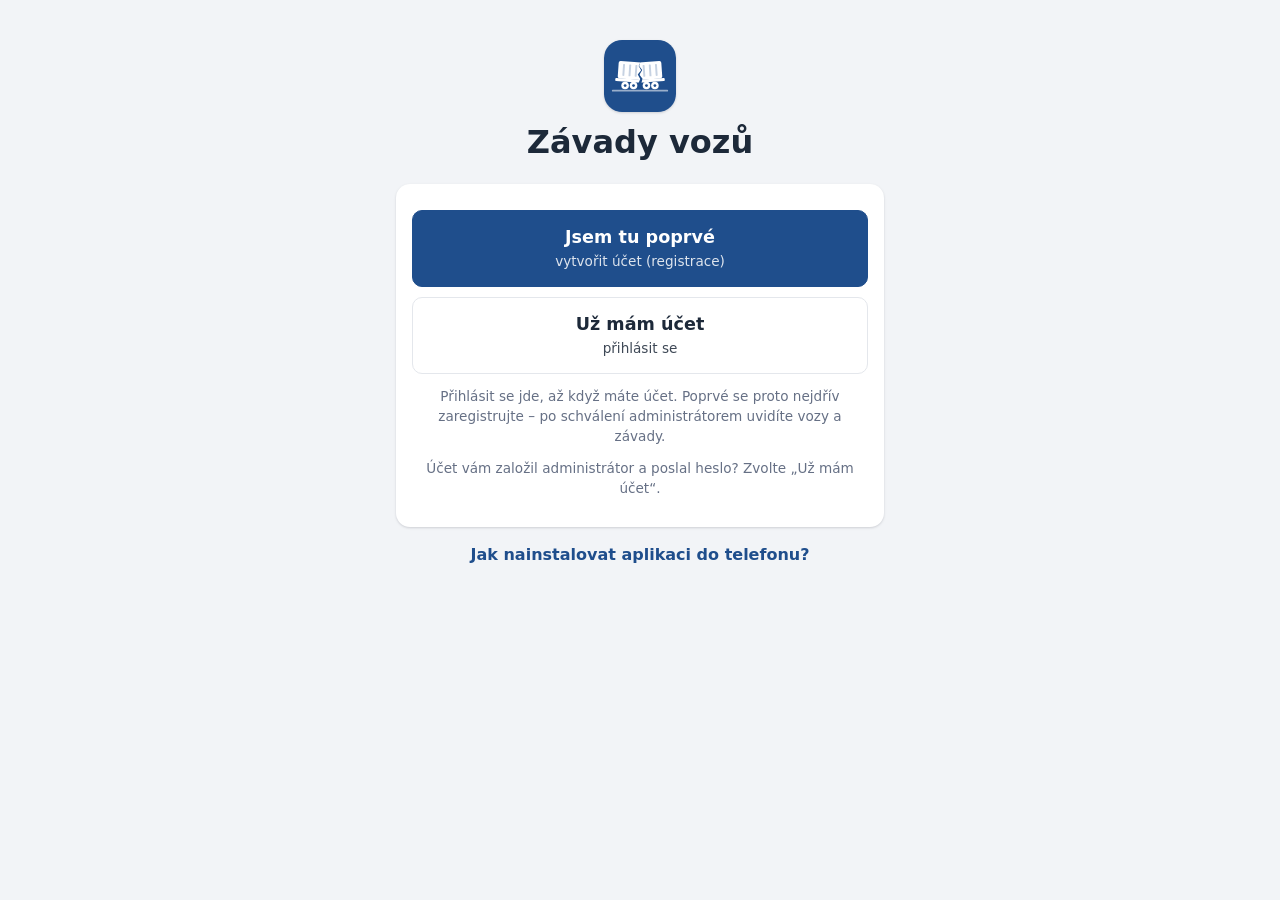
<file: index.html>
<!doctype html>
<html lang="cs">
<head>
  <meta charset="utf-8" />
  <meta name="viewport" content="width=device-width, initial-scale=1, viewport-fit=cover" />
  <title>Závady vozů</title>
  <meta name="description" content="Evidence závad železničních vozů" />
  <meta name="theme-color" content="#1f4e8c" />
  <link rel="manifest" href="manifest.webmanifest" />
  <link rel="icon" href="icons/icon.svg?v=2" type="image/svg+xml" />
  <link rel="apple-touch-icon" href="icons/icon-192.png?v=2" />
  <!-- Soubory aplikace se načítají s razítkem v adrese (?r=…), které se změní při znovunačtení po aktualizaci
       (reloadApp v js/ui.js). iPhone by jinak po „Aktualizovat“ spustil znovu staré skripty ze své paměti,
       dokud se aplikace úplně nezavře. Moduly mezi sebou dostanou razítko přes import map.
       Všechny části aplikace se stáhnou najednou (modulepreload), jinak by se načítaly postupně jedna po druhé. -->
  <script>
    (() => {
      let r = '';
      try {
        r = localStorage.getItem('app-reload') || String(Date.now());
        localStorage.setItem('app-reload', r);
      } catch {}
      const q = r ? `?r=${r}` : '';
      const mq = HTMLScriptElement.supports?.('importmap') ? q : ''; // starší Safari: moduly bez razítka
      const modules = ['js/app.js', 'js/config.js', 'js/model.js', 'js/codes.js', 'js/ui.js', 'js/version.js',
        'js/outbox.js', 'js/draft.js', 'js/history.js', 'js/offline.js', 'js/xlsx.js', 'js/api/index.js', 'js/api/supabase.js',
        'js/api/demo.js', 'js/views/account.js', 'js/views/admin.js', 'js/views/codes.js', 'js/views/defect.js',
        'js/views/form.js', 'js/views/groups.js', 'js/views/overview.js', 'js/views/regulations.js',
        'js/views/wagon.js', 'js/views/scanner.js', 'js/light.js', 'js/ocr.js', 'js/ort.js', 'js/dictation.js', 'js/series.js',
        'vendor/preact-htm.js'];
      // načítají se až při použití (skener čísla vozu až po klepnutí na kameru u čísla)
      const lazy = ['js/xlsx.js', 'js/api/demo.js', 'js/views/scanner.js', 'js/light.js', 'js/ocr.js', 'js/ort.js'];
      const imports = Object.fromEntries(modules.map((m) => [`./${m}`, `./${m}${mq}`]));
      document.write(`<link rel="stylesheet" href="css/app.css${q}">`
        + `<script type="importmap">${JSON.stringify({ imports })}<\/script>`
        + modules.filter((m) => !lazy.includes(m)).map((m) => `<link rel="modulepreload" href="${m}${mq}">`).join('')
        + `<script defer src="vendor/supabase.js${q}"><\/script>`
        + `<script type="module">import './js/app.js';<\/script>`);
    })();
  </script>
</head>
<body>
  <div id="app"></div>
  <noscript>Aplikace potřebuje zapnutý JavaScript.</noscript>
</body>
</html>
</file>
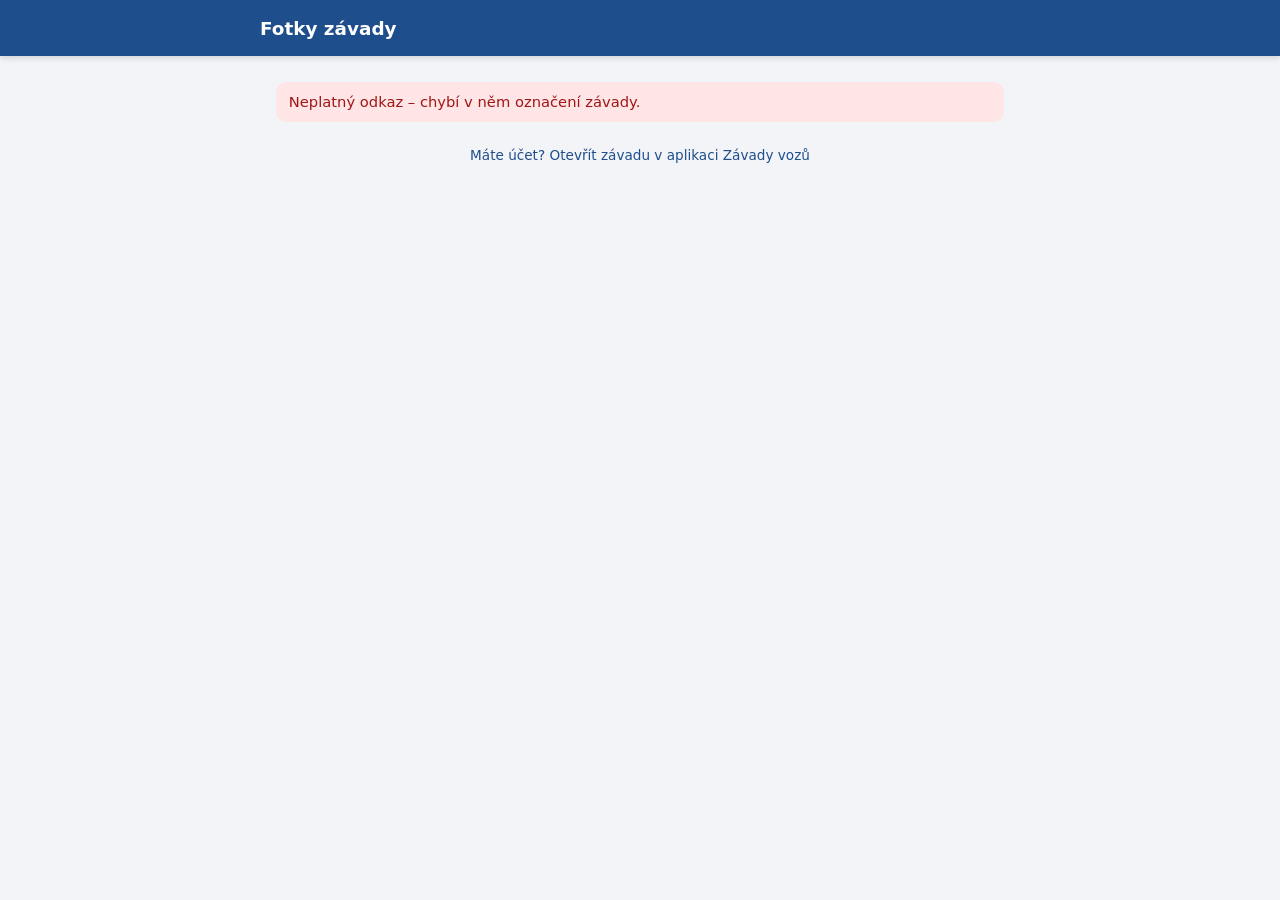
<file: fotky.html>
<!doctype html>
<html lang="cs">
<head>
  <meta charset="utf-8" />
  <meta name="viewport" content="width=device-width, initial-scale=1, viewport-fit=cover" />
  <title>Fotky závady – Závady vozů</title>
  <meta name="robots" content="noindex" />
  <meta name="theme-color" content="#1f4e8c" />
  <link rel="icon" href="icons/icon.svg?v=2" type="image/svg+xml" />
  <link rel="stylesheet" href="css/app.css" />
  <!-- Fotky a videa jedné závady i pro lidi bez účtu: odkaz „Otevřít“ v exportu do Excelu (od verze 70) a odkaz
       „Fotky v plné kvalitě ke stažení“ ve starších zprávách do WhatsAppu (verze 44–45). Data dává Edge Function
       „fotky“ (supabase/functions/fotky) podle ID závady v adrese. -->
  <style>
    .photos { display: grid; grid-template-columns: repeat(auto-fill, minmax(150px, 1fr)); gap: 10px; margin-top: 12px; }
    .photo { margin: 0; background: var(--surface); border-radius: 12px; overflow: hidden; box-shadow: var(--shadow); }
    .photo a, .photo video { display: block; width: 100%; aspect-ratio: 4 / 3; background: #000; }
    .photo img { width: 100%; height: 100%; object-fit: cover; display: block; }
    .photo video { object-fit: contain; }
    .photo figcaption { display: flex; align-items: center; justify-content: space-between; gap: 6px; padding: 6px 8px; }
    .photo figcaption b { color: var(--muted); }
    .photo .btn { padding: .4rem .7rem; }
    .foot { text-align: center; margin-top: 1.5rem; }
  </style>
</head>
<body>
  <header class="topbar">
    <div class="topbar-title">
      <h1>Fotky závady</h1>
      <div class="topbar-sub" id="sub"></div>
    </div>
  </header>
  <main class="page">
    <div id="status" class="loading"><span class="spinner"></span> Načítám fotky…</div>
    <section id="box" class="card" hidden>
      <button id="all" class="btn btn-primary block big-btn">Stáhnout vše</button>
      <button id="share" class="btn block" hidden disabled>Sdílet fotky (WhatsApp, e-mail…)</button>
      <p class="muted small" id="hint"></p>
      <div class="photos" id="photos"></div>
    </section>
    <p class="foot small"><a id="app" href="./">Máte účet? Otevřít závadu v aplikaci Závady vozů</a></p>
  </main>

  <script type="module">
    // Záměrně bez importu js/config.js: starší service worker v telefonu s aplikací by vrátil starou verzi
    // souboru (bez PHOTOS_FUNCTION) a stránka by se nenačetla (28. 10.). Sem vedou odkazy z exportu do Excelu
    // a ze starších zpráv ve WhatsAppu (zprávy od verze 46 odkaz nemají).
    const SUPABASE_URL = 'https://tfbirhsjavejkyscmacw.supabase.co';
    const PHOTOS_FUNCTION = 'smooth-endpoint'; // Edge Function „fotky“; prázdné = stahování bez účtu vypnuté

    const $ = (id) => document.getElementById(id);
    const id = new URLSearchParams(location.search).get('z') ?? '';
    const ios = /iPhone|iPad|iPod/.test(navigator.userAgent) || (navigator.platform === 'MacIntel' && navigator.maxTouchPoints > 1);
    const desktop = !ios && !matchMedia('(pointer: coarse)').matches; // počítač (odkaz z Excelu)
    $('app').href = `./#/zavada/${encodeURIComponent(id)}`;

    const fail = (msg) => { $('status').className = 'error-box'; $('status').textContent = msg; };
    const plural = (n, one, few, many) => `${n} ${n === 1 ? one : n >= 2 && n <= 4 ? few : many}`;
    const extOf = (type) => (type.split('/')[1] || 'jpg').replace('jpeg', 'jpg').replace('quicktime', 'mov');

    let files = []; // { kind, url, name }
    let photoBlobs = null; // fotky stažené předem pro sdílení (bez videí – bývají velká)

    async function blobOf(f) {
      const res = await fetch(f.url);
      if (!res.ok) throw new Error(`soubor ${f.name} se nepodařilo stáhnout`);
      return res.blob();
    }
    // Uložit do telefonu (Stažené soubory; galerie v Androidu je ukáže v albu Download)
    async function save(f) {
      const blob = await blobOf(f);
      const url = URL.createObjectURL(blob);
      const a = Object.assign(document.createElement('a'), { href: url, download: `${f.name}.${extOf(blob.type)}` });
      document.body.append(a);
      a.click();
      a.remove();
      setTimeout(() => URL.revokeObjectURL(url), 60000);
    }
    async function run(btn, label, fn) {
      const text = btn.textContent;
      btn.disabled = true;
      btn.textContent = label;
      try { await fn(); } catch (e) { if (e.name !== 'AbortError') alert(`Nepovedlo se: ${e.message}`); }
      finally { btn.disabled = false; btn.textContent = text; }
    }

    function render(data) {
      const tail = data.number.replace(/\D/g, '').slice(-4);
      files = data.files.map((f, i) => ({ ...f, name: `zavada-${tail || 'foto'}-${i + 1}` }));
      const photos = files.filter((f) => f.kind !== 'video').length;
      const videos = files.length - photos;
      $('sub').textContent = [data.number && `Vůz ${data.number}`,
        [photos && plural(photos, 'fotka', 'fotky', 'fotek'), videos && plural(videos, 'video', 'videa', 'videí')]
          .filter(Boolean).join(', ')].filter(Boolean).join(' · ');
      if (!files.length) return fail('U této závady nejsou žádné fotky ani videa.');

      for (const [i, f] of files.entries()) {
        const fig = document.createElement('figure');
        fig.className = 'photo';
        if (f.kind === 'video') {
          const v = Object.assign(document.createElement('video'), { src: f.url, controls: true, preload: 'metadata', playsInline: true });
          fig.append(v);
        } else {
          const a = Object.assign(document.createElement('a'), { href: f.url, target: '_blank', rel: 'noopener' });
          a.append(Object.assign(document.createElement('img'), { src: f.url, alt: `Fotka ${i + 1}`, loading: 'lazy' }));
          fig.append(a);
        }
        const cap = document.createElement('figcaption');
        const no = Object.assign(document.createElement('b'), { textContent: `${i + 1}` });
        const btn = Object.assign(document.createElement('button'), { className: 'btn', textContent: 'Stáhnout' });
        btn.onclick = () => run(btn, 'Stahuji…', () => save(f));
        cap.append(no, btn);
        fig.append(cap);
        $('photos').append(fig);
      }

      $('all').textContent = files.length === 1 ? 'Stáhnout' : `Stáhnout vše (${files.length})`;
      $('all').onclick = () => run($('all'), 'Stahuji…', async () => {
        for (const [k, f] of files.entries()) {
          if (k) await new Promise((r) => setTimeout(r, 400)); // telefon jinak některá stažení zahodí
          await save(f);
        }
      });
      $('hint').textContent = ios
        ? 'Na iPhonu je nejjednodušší Sdílet fotky → Uložit obrázky (do aplikace Fotky).'
        : desktop
          ? 'Soubory se uloží do složky Stažené soubory. Kliknutím na fotku ji otevřete v plné velikosti.'
          : 'Soubory se uloží do Stažených souborů, v galerii je najdete v albu Download. Klepnutím na fotku ji zvětšíte.';
      $('status').hidden = true;
      $('box').hidden = false;

      // Sdílení fotek (bez textu – ten už je ve zprávě): fotky se stáhnou předem, ať se nabídka otevře hned
      const shareable = (list) => list.length && navigator.canShare?.({ files: list });
      if (photos && typeof navigator.share === 'function') {
        $('share').hidden = false;
        Promise.all(files.filter((f) => f.kind !== 'video').map(async (f) => {
          const blob = await blobOf(f);
          return new File([blob], `${f.name}.${extOf(blob.type)}`, { type: blob.type || 'image/jpeg' });
        })).then((list) => {
          if (!shareable(list)) { $('share').hidden = true; return; }
          photoBlobs = list;
          $('share').disabled = false;
        }, () => { $('share').hidden = true; });
        $('share').onclick = () => run($('share'), 'Otevírám…', () => navigator.share({ files: photoBlobs }));
      }
    }

    (async () => {
      if (!/^[0-9a-f-]{36}$/i.test(id)) return fail('Neplatný odkaz – chybí v něm označení závady.');
      if (!SUPABASE_URL || !PHOTOS_FUNCTION) return fail('Stahování fotek bez účtu je vypnuté. Fotky najdete v aplikaci.');
      let res;
      try {
        res = await fetch(`${SUPABASE_URL}/functions/v1/${PHOTOS_FUNCTION}?z=${encodeURIComponent(id)}`);
      } catch {
        return fail('Bez připojení – fotky se nepodařilo načíst. Zkuste to znovu se signálem.');
      }
      const data = await res.json().catch(() => ({}));
      if (!res.ok) return fail(data.error || 'Fotky se nepodařilo načíst.');
      render(data);
    })();
  </script>
</body>
</html>
</file>
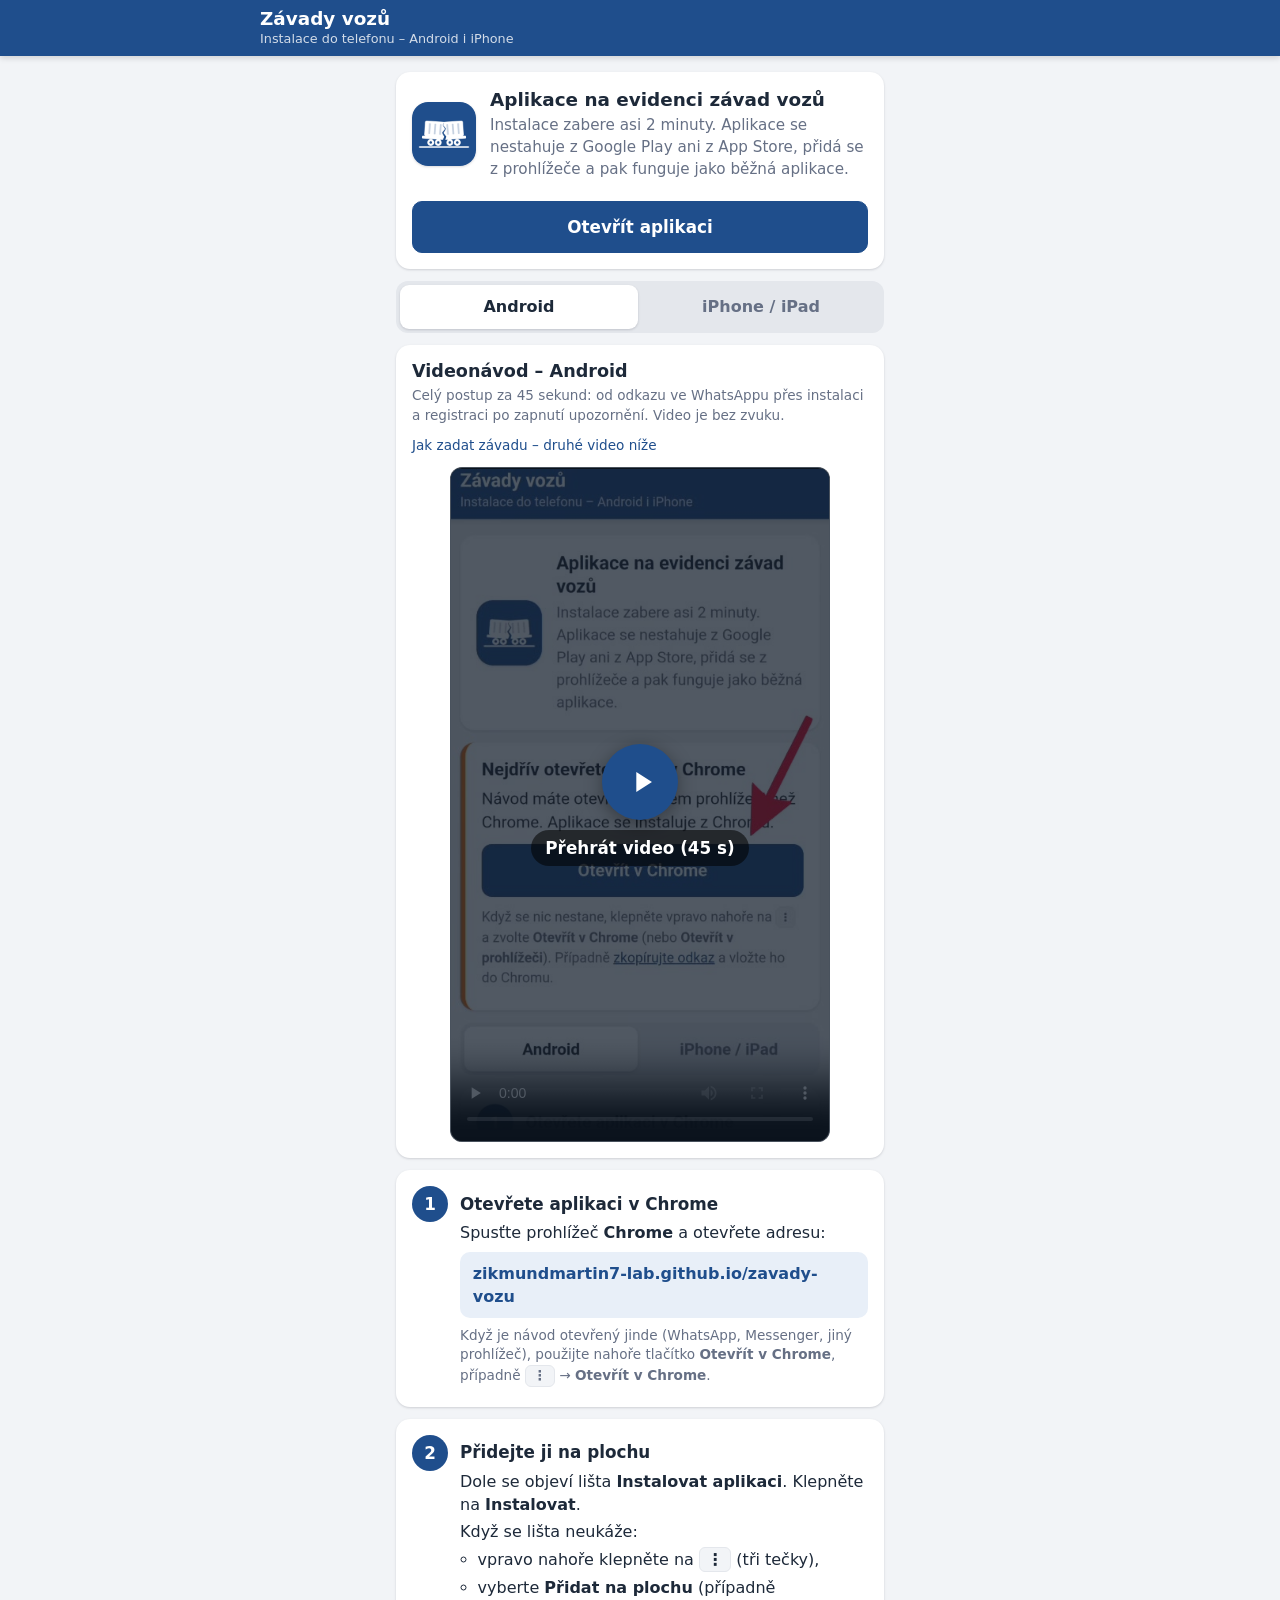
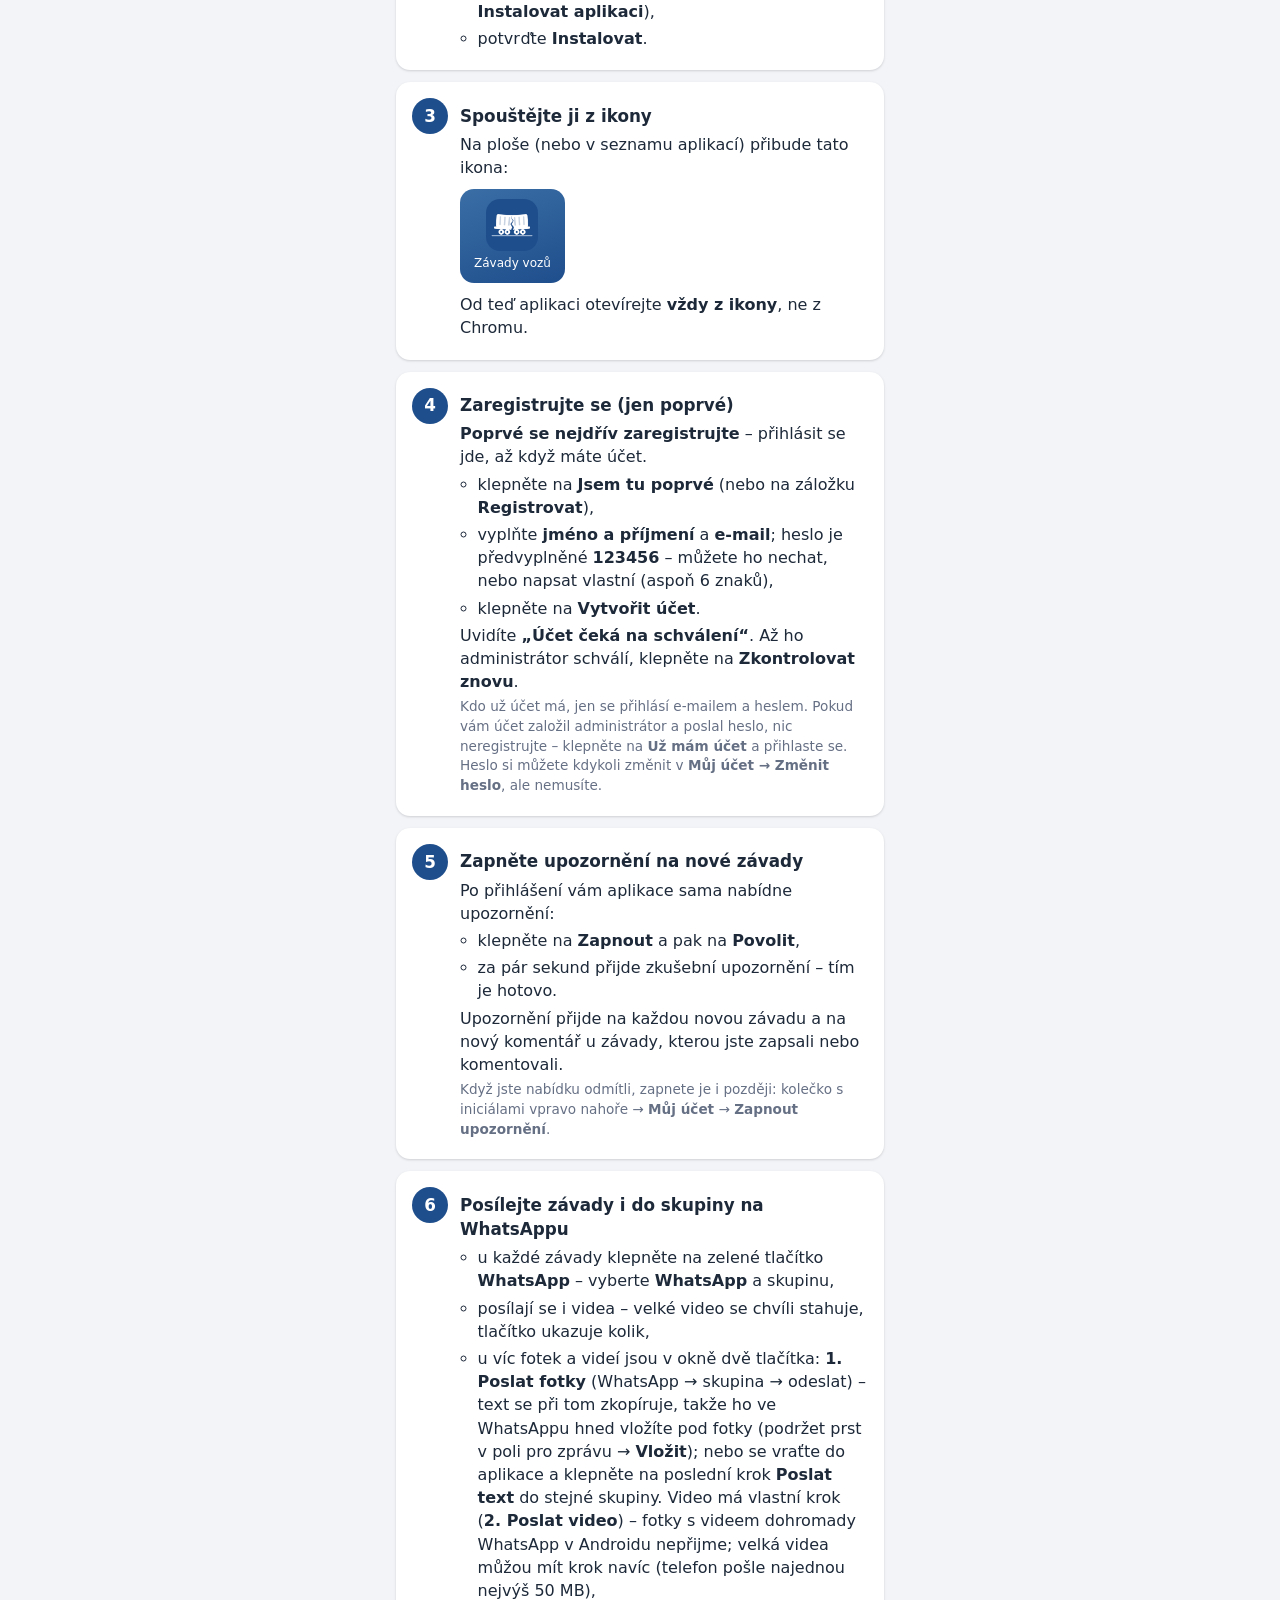
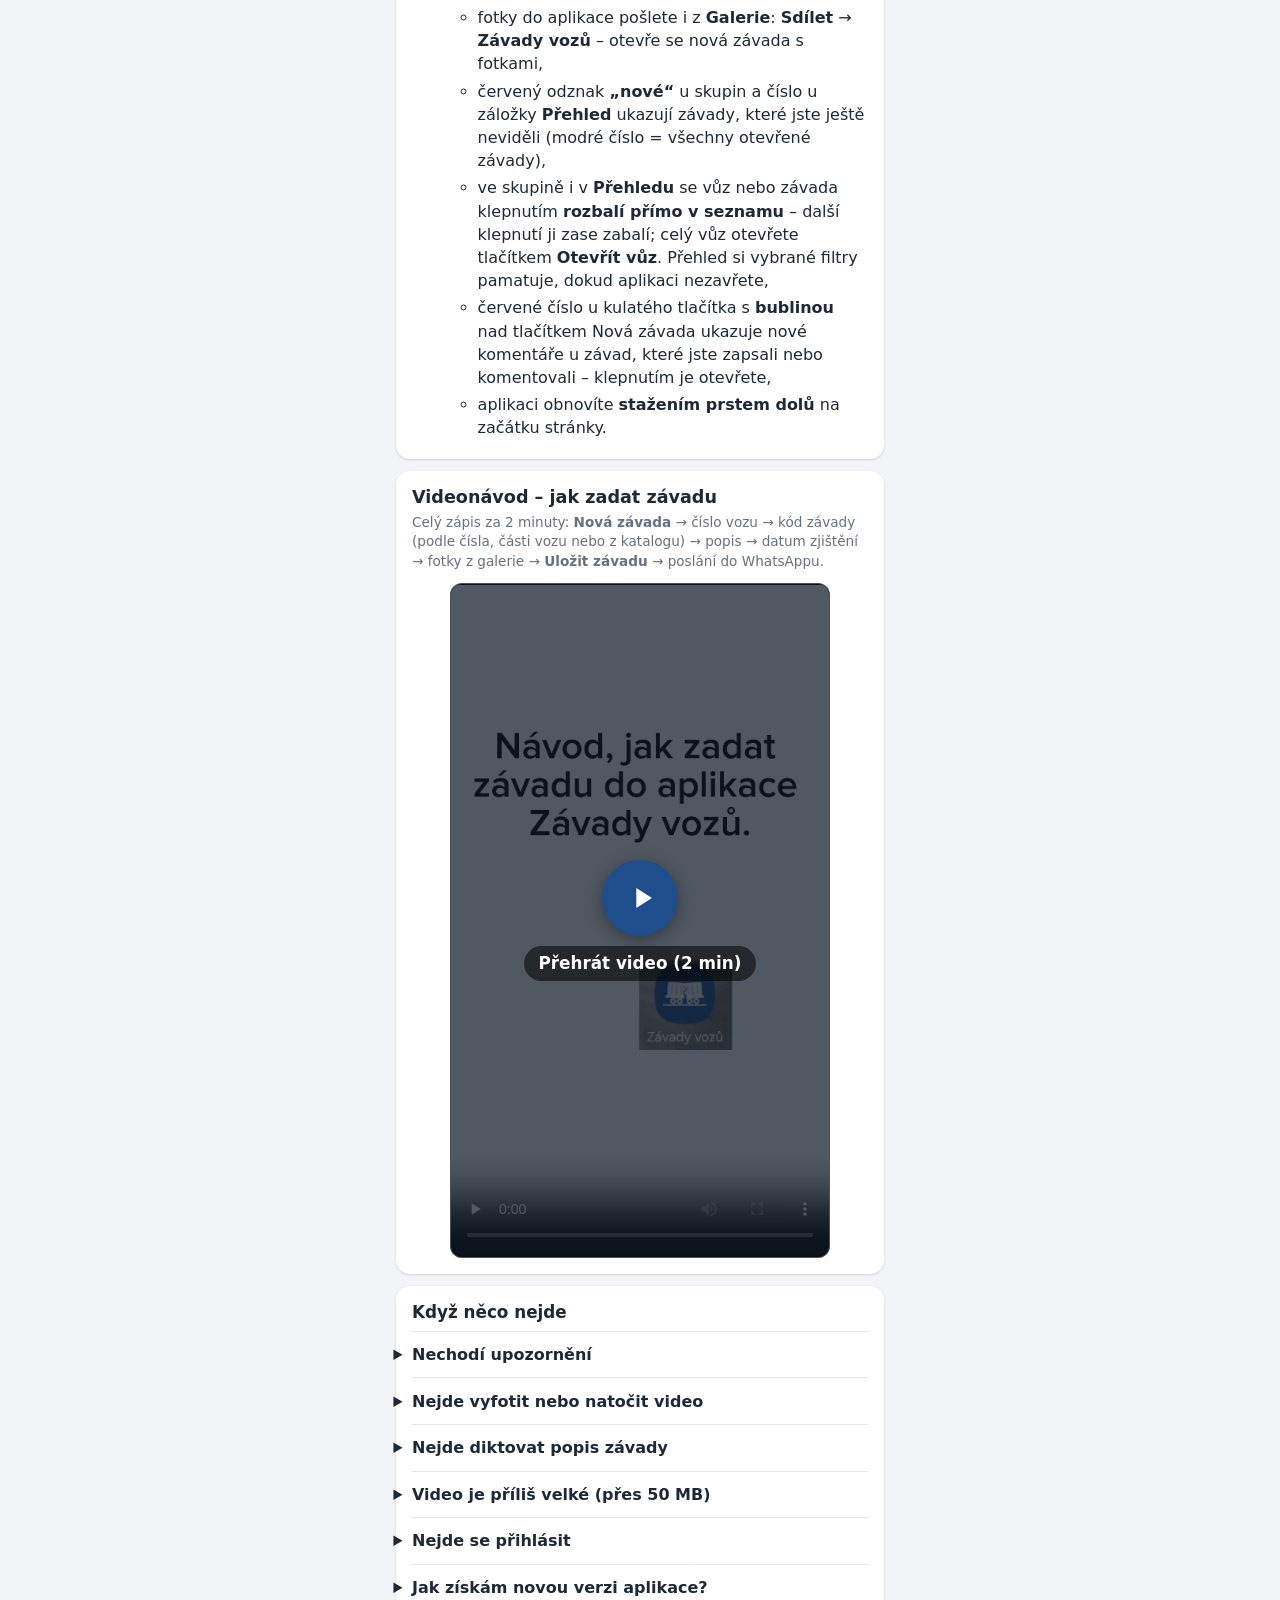
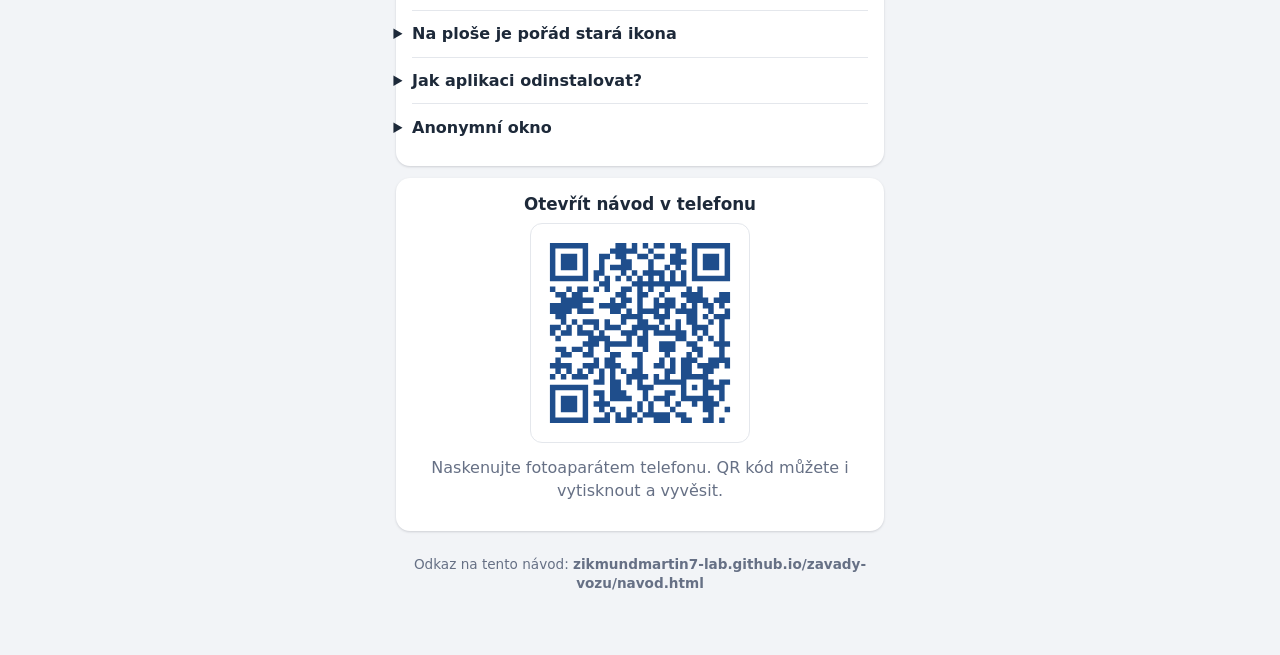
<file: navod.html>
<!doctype html>
<html lang="cs">
<head>
  <meta charset="utf-8" />
  <meta name="viewport" content="width=device-width, initial-scale=1, viewport-fit=cover" />
  <title>Instalace do telefonu – Závady vozů</title>
  <meta name="description" content="Jak nainstalovat aplikaci Závady vozů do telefonu s Androidem nebo do iPhonu" />
  <meta name="theme-color" content="#1f4e8c" />
  <link rel="manifest" href="manifest.webmanifest" />
  <link rel="icon" href="icons/icon.svg?v=2" type="image/svg+xml" />
  <link rel="apple-touch-icon" href="icons/icon-192.png?v=2" />
  <link rel="stylesheet" href="css/app.css" />
  <style>
    .guide { padding-bottom: 48px; }
    .warn.in-app { display: block; line-height: 1.5; }
    .hero { display: grid; grid-template-columns: 64px 1fr; gap: 14px; align-items: center; }
    .hero img { width: 64px; height: 64px; border-radius: 16px; box-shadow: var(--shadow); }
    .hero h2 { font-size: 1.15rem; margin: 0 0 .2rem; }
    .hero p { margin: 0; color: var(--muted); font-size: .95rem; }
    .hero .btn { grid-column: 1 / -1; margin: .4rem 0 0; }

    /* Přepínač Android / iPhone */
    .os-switch {
      display: grid; grid-template-columns: 1fr 1fr; gap: 4px; padding: 4px; margin: 0 0 12px;
      background: #e4e7ec; border-radius: 12px;
    }
    .os-switch button {
      border: 0; background: none; padding: .65rem; border-radius: 9px; cursor: pointer;
      font-weight: 650; font-size: 1rem; color: var(--muted);
    }
    .os-switch button[aria-pressed="true"] { background: var(--surface); color: var(--text); box-shadow: var(--shadow); }

    .steps { list-style: none; margin: 0; padding: 0; }
    .step { display: grid; grid-template-columns: 36px 1fr; gap: 12px; align-items: start; }
    .step-no {
      width: 36px; height: 36px; border-radius: 50%; display: grid; place-items: center;
      background: var(--primary); color: #fff; font-weight: 700; font-size: 1.05rem;
    }
    .step h3 { margin: .35rem 0 .3rem; font-size: 1.05rem; }
    .step p, .step li { margin: .25rem 0; }
    .step ul { margin: .2rem 0; padding-left: 1.1rem; }
    .key {
      display: inline-block; padding: 0 .45rem; border-radius: 6px; background: var(--bg);
      border: 1px solid var(--border); font-weight: 650; white-space: nowrap;
    }
    .key svg { vertical-align: -3px; }
    .url {
      display: block; margin: .5rem 0; padding: .6rem .8rem; border-radius: 10px; background: var(--primary-soft);
      color: var(--primary); font-weight: 650; overflow-wrap: anywhere;
    }
    .homescreen {
      display: inline-flex; flex-direction: column; align-items: center; gap: 4px; margin: .4rem 0;
      padding: 10px 14px; border-radius: 14px; background: linear-gradient(160deg, #3a6ea5, #1f4e8c); color: #fff;
      font-size: .75rem;
    }
    .homescreen img { width: 52px; height: 52px; border-radius: 14px; }

    details { border-top: 1px solid var(--border); padding: .7rem 0; }
    summary { cursor: pointer; font-weight: 650; list-style-position: outside; }
    details p, details ul { margin: .4rem 0 0; }
    details ul { padding-left: 1.1rem; }

    /* Android: „Otevřít v Chrome“ (oranžově), v Chrome rovnou instalace (zeleně) */
    .chrome-card { border-left: 5px solid var(--orange); }
    .chrome-card.ok { border-left-color: var(--ok); }
    .chrome-card h2 { font-size: 1.1rem; margin: 0 0 .3rem; }
    .chrome-card h2 svg { color: var(--ok); flex: none; }
    .chrome-card p { margin: .35rem 0; }
    .chrome-card .big-btn { margin: .6rem 0; }
    .link-btn.inline { padding: 0; font: inherit; color: var(--primary); text-decoration: underline; }

    /* Videonávod: video z telefonu na výšku, ať se vejde na obrazovku bez posouvání */
    .video-card h2 { font-size: 1.1rem; margin: 0 0 .2rem; }
    .video-card p { margin: 0 0 .7rem; }
    .video-card video {
      display: block; margin: 0 auto; width: auto; max-width: 100%; height: auto; max-height: 75vh;
      aspect-ratio: 478 / 850; border-radius: 12px; background: #000; border: 1px solid var(--border);
    }
    .video-wrap { position: relative; width: fit-content; max-width: 100%; margin: 0 auto; }
    .play-overlay {
      position: absolute; inset: 0; border: 0; border-radius: 12px; cursor: pointer;
      display: flex; flex-direction: column; align-items: center; justify-content: center; gap: 10px;
      background: rgba(15, 25, 40, .72); color: #fff; font: inherit;
    }
    .play-overlay[hidden] { display: none; }
    .play-btn {
      width: 76px; height: 76px; border-radius: 50%; display: grid; place-items: center;
      background: var(--primary); box-shadow: 0 4px 18px rgba(0, 0, 0, .35); padding-left: 4px;
    }
    .play-label { font-weight: 700; font-size: 1.05rem; padding: .35rem .9rem; border-radius: 999px; background: rgba(0, 0, 0, .55); }

    .qr-card { display: none; text-align: center; }
    .qr-card img { width: 220px; height: 220px; background: #fff; padding: 8px; border-radius: 12px; border: 1px solid var(--border); }
    @media (min-width: 700px) { .qr-card { display: block; } }
    @media print {
      .topbar, .hero .btn, #install, .in-app, .chrome-card, .os-switch, .video-card { display: none !important; }
      .qr-card { display: block; }
      .card { box-shadow: none; border: 1px solid var(--border); break-inside: avoid; }
    }
    .foot { text-align: center; color: var(--muted); font-size: .85rem; margin-top: 1.5rem; }
  </style>
</head>
<body>
  <!-- Horní část (lišta, úvodní karta, karty pro Chrome, přepínač Android / iPhone, krok 1) a sekce s videi jsou
       ve videonávodu video/navod-android.mp4 – vzhled, pořadí a texty neměnit bez souhlasu uživatele (README → návod, videonávody). -->
  <header class="topbar">
    <div class="topbar-title">
      <h1>Závady vozů</h1>
      <div class="topbar-sub">Instalace do telefonu – Android i iPhone</div>
    </div>
  </header>

  <main class="page narrow guide">
    <section class="card hero">
      <img src="icons/icon-192.png?v=2" alt="" />
      <div>
        <h2>Aplikace na evidenci závad vozů</h2>
        <p>Instalace zabere asi 2 minuty. Aplikace se nestahuje z Google Play ani z App Store, přidá se z prohlížeče a pak funguje jako běžná aplikace.</p>
      </div>
      <a class="btn btn-primary block big-btn" id="hero-open" href="./">Otevřít aplikaci</a>
    </section>

    <!-- Android: mimo Chrome tlačítko „Otevřít v Chrome“, v Chrome rovnou instalace (stav vybere skript dole) -->
    <div data-os="android">
      <section class="card chrome-card" id="chrome-open" hidden>
        <h2>Nejdřív otevřete návod v Chrome</h2>
        <p id="where">Návod máte otevřený v jiném prohlížeči než Chrome.</p>
        <a class="btn btn-primary block big-btn" id="open-chrome" href="./navod.html">Otevřít v Chrome</a>
        <p class="muted small">Když se nic nestane, klepněte vpravo nahoře na <span class="key">⋮</span> a zvolte
          <b>Otevřít v Chrome</b> (nebo <b>Otevřít v prohlížeči</b>). Případně
          <button type="button" class="link-btn inline" id="copy-link">zkopírujte odkaz</button> a vložte ho do Chromu.</p>
      </section>
      <section class="card chrome-card ok" id="chrome-install" hidden>
        <h2><svg width="22" height="22" viewBox="0 0 24 24" fill="none" stroke="currentColor" stroke-width="2.5" stroke-linecap="round" stroke-linejoin="round" aria-hidden="true"><path d="M20 6L9 17l-5-5"/></svg>
          Jste v Chrome – teď aplikaci nainstalujte</h2>
        <button type="button" class="btn btn-primary block big-btn" id="install-now" hidden>Instalovat aplikaci</button>
        <p id="install-manual">Klepněte vpravo nahoře na <span class="key">⋮</span> (tři tečky) → <b>Přidat na plochu</b>
          (nebo <b>Instalovat aplikaci</b>) → <b>Instalovat</b>.</p>
        <p class="muted small">Pak aplikaci otevřete z nové ikony na ploše a pokračujte krokem 4 – registrace.
          Pokud už ikonu na ploše máte, otevřete aplikaci rovnou z ní.</p>
      </section>
      <section class="card chrome-card ok" id="chrome-done" hidden>
        <h2><svg width="22" height="22" viewBox="0 0 24 24" fill="none" stroke="currentColor" stroke-width="2.5" stroke-linecap="round" stroke-linejoin="round" aria-hidden="true"><path d="M20 6L9 17l-5-5"/></svg>
          Aplikace je nainstalovaná</h2>
        <p>Na ploše (nebo v seznamu aplikací) je ikona <b>Závady vozů</b>. Otevřete ji a pokračujte krokem 4 – registrace.</p>
      </section>
    </div>

    <div class="os-switch" role="group" aria-label="Typ telefonu">
      <button type="button" data-pick="android" aria-pressed="true">Android</button>
      <button type="button" data-pick="ios" aria-pressed="false">iPhone / iPad</button>
    </div>

    <div data-os="ios">
      <div class="warn in-app" id="in-app" hidden>
        <b>Návod máte otevřený uvnitř jiné aplikace</b> (WhatsApp, Messenger, e-mail…). Odtud instalace nejde.
        Zvolte <b>Otevřít v Safari</b> (ikona kompasu nebo nabídka <span class="key">⋯</span>).
      </div>
    </div>

    <!-- ───── Android: videonávod (celý postup od odkazu ve WhatsAppu po upozornění, bez zvuku) ───── -->
    <section class="card video-card" data-os="android">
      <h2>Videonávod – Android</h2>
      <p class="muted small">Celý postup za 45 sekund: od odkazu ve WhatsAppu přes instalaci a registraci po zapnutí upozornění. Video je bez zvuku.</p>
      <p class="small"><a href="#zadani-zavady">Jak zadat závadu – druhé video níže</a></p>
      <div class="video-wrap">
        <video controls playsinline preload="none" poster="video/navod-android.jpg?v=1" width="478" height="850">
          <source src="video/navod-android.mp4?v=1" type="video/mp4" />
          Video se nedá přehrát – postup je popsaný v krocích níže.
        </video>
        <!-- Náhled vypadá jako tato stránka – výrazné tlačítko, ať je jasné, že jde o video -->
        <button type="button" class="play-overlay" aria-label="Přehrát videonávod">
          <span class="play-btn"><svg width="34" height="34" viewBox="0 0 24 24" aria-hidden="true"><path d="M8 5v14l11-7z" fill="currentColor"/></svg></span>
          <span class="play-label">Přehrát video (45 s)</span>
        </button>
      </div>
    </section>

    <!-- ───── Android: kroky 1–3 ───── -->
    <ol class="steps" data-os="android">
      <li class="card step">
        <span class="step-no">1</span>
        <div>
          <h3>Otevřete aplikaci v Chrome</h3>
          <p>Spusťte prohlížeč <b>Chrome</b> a otevřete adresu:</p>
          <a class="url" href="./">zikmundmartin7-lab.github.io/zavady-vozu</a>
          <p class="muted small">Když je návod otevřený jinde (WhatsApp, Messenger, jiný prohlížeč), použijte nahoře
            tlačítko <b>Otevřít v Chrome</b>, případně <span class="key">⋮</span> → <b>Otevřít v Chrome</b>.</p>
        </div>
      </li>
      <li class="card step">
        <span class="step-no">2</span>
        <div>
          <h3>Přidejte ji na plochu</h3>
          <p>Dole se objeví lišta <b>Instalovat aplikaci</b>. Klepněte na <b>Instalovat</b>.</p>
          <p>Když se lišta neukáže:</p>
          <ul>
            <li>vpravo nahoře klepněte na <span class="key">⋮</span> (tři tečky),</li>
            <li>vyberte <b>Přidat na plochu</b> (případně <b>Instalovat aplikaci</b>),</li>
            <li>potvrďte <b>Instalovat</b>.</li>
          </ul>
          <button class="btn btn-primary" id="install" hidden>Instalovat teď</button>
        </div>
      </li>
      <li class="card step">
        <span class="step-no">3</span>
        <div>
          <h3>Spouštějte ji z ikony</h3>
          <p>Na ploše (nebo v seznamu aplikací) přibude tato ikona:</p>
          <span class="homescreen"><img src="icons/icon-192.png?v=2" alt="" />Závady vozů</span>
          <p>Od teď aplikaci otevírejte <b>vždy z ikony</b>, ne z Chromu.</p>
        </div>
      </li>
    </ol>

    <!-- ───── iPhone: kroky 1–3 ───── -->
    <ol class="steps" data-os="ios" hidden>
      <li class="card step">
        <span class="step-no">1</span>
        <div>
          <h3>Otevřete aplikaci v Safari</h3>
          <p>Spusťte prohlížeč <b>Safari</b> a otevřete adresu:</p>
          <a class="url" href="./">zikmundmartin7-lab.github.io/zavady-vozu</a>
          <p class="muted small">Potřebujete iOS 16.4 nebo novější (Nastavení → Obecné → Informace), jinak nebudou chodit upozornění.</p>
        </div>
      </li>
      <li class="card step">
        <span class="step-no">2</span>
        <div>
          <h3>Přidejte ji na plochu</h3>
          <ul>
            <li>klepněte na tlačítko <b>Sdílet</b>
              <span class="key"><svg width="16" height="16" viewBox="0 0 24 24" fill="none" stroke="currentColor" stroke-width="2" stroke-linecap="round" stroke-linejoin="round" aria-hidden="true"><path d="M12 3v12M8 7l4-4 4 4M5 11v9h14v-9"/></svg></span>
              (čtvereček se šipkou nahoru, dole uprostřed nebo v adresním řádku),</li>
            <li>sjeďte níž a klepněte na <b>Přidat na plochu</b>,</li>
            <li>pokud je tam přepínač <b>Otevřít jako webovou aplikaci</b>, nechte ho zapnutý,</li>
            <li>klepněte na <b>Přidat</b>.</li>
          </ul>
        </div>
      </li>
      <li class="card step">
        <span class="step-no">3</span>
        <div>
          <h3>Spouštějte ji z ikony</h3>
          <p>Na ploše přibude tato ikona:</p>
          <span class="homescreen"><img src="icons/icon-192.png?v=2" alt="" />Závady vozů</span>
          <p>Od teď aplikaci otevírejte <b>vždy z ikony</b>, ne ze Safari. Jinak na iPhonu nebudou chodit upozornění.</p>
        </div>
      </li>
    </ol>

    <!-- ───── Společné kroky 4–5 ───── -->
    <ol class="steps">
      <li class="card step">
        <span class="step-no">4</span>
        <div>
          <h3>Zaregistrujte se (jen poprvé)</h3>
          <p><b>Poprvé se nejdřív zaregistrujte</b> – přihlásit se jde, až když máte účet.</p>
          <ul>
            <li>klepněte na <b>Jsem tu poprvé</b> (nebo na záložku <b>Registrovat</b>),</li>
            <li>vyplňte <b>jméno a příjmení</b> a <b>e-mail</b>; heslo je předvyplněné <b>123456</b> – můžete ho nechat, nebo napsat vlastní (aspoň 6 znaků),</li>
            <li>klepněte na <b>Vytvořit účet</b>.</li>
          </ul>
          <p>Uvidíte <b>„Účet čeká na schválení“</b>. Až ho administrátor schválí, klepněte na <b>Zkontrolovat znovu</b>.</p>
          <p class="muted small">Kdo už účet má, jen se přihlásí e-mailem a heslem. Pokud vám účet založil administrátor
            a poslal heslo, nic neregistrujte – klepněte na <b>Už mám účet</b> a přihlaste se. Heslo si můžete
            kdykoli změnit v <b>Můj účet → Změnit heslo</b>, ale nemusíte.</p>
        </div>
      </li>
      <li class="card step">
        <span class="step-no">5</span>
        <div>
          <h3>Zapněte upozornění na nové závady</h3>
          <p>Po přihlášení vám aplikace sama nabídne upozornění:</p>
          <ul>
            <li>klepněte na <b>Zapnout</b> a pak na <b>Povolit</b>,</li>
            <li>za pár sekund přijde zkušební upozornění – tím je hotovo.</li>
          </ul>
          <p>Upozornění přijde na každou novou závadu a na nový komentář u závady, kterou jste zapsali nebo komentovali.</p>
          <p class="muted small">Když jste nabídku odmítli, zapnete je i později: kolečko s iniciálami vpravo nahoře →
            <b>Můj účet</b> → <b>Zapnout upozornění</b>.</p>
          <p class="muted small" data-os="ios" hidden>Na iPhonu to jde jen v aplikaci otevřené <b>z ikony na ploše</b>.</p>
        </div>
      </li>
      <li class="card step">
        <span class="step-no">6</span>
        <div>
          <h3>Posílejte závady i do skupiny na WhatsAppu</h3>
          <ul>
            <li>u každé závady klepněte na zelené tlačítko <b>WhatsApp</b> – vyberte <b>WhatsApp</b> a skupinu,</li>
            <li>posílají se i videa – velké video se chvíli stahuje, tlačítko ukazuje kolik,</li>
            <li data-os="android">u víc fotek a videí jsou v okně dvě tlačítka: <b>1. Poslat fotky</b> (WhatsApp → skupina → odeslat) – text se při tom zkopíruje, takže ho ve WhatsAppu hned vložíte pod fotky (podržet prst v poli pro zprávu → <b>Vložit</b>); nebo se vraťte do aplikace a klepněte na poslední krok <b>Poslat text</b> do stejné skupiny. Video má vlastní krok (<b>2. Poslat video</b>) – fotky s videem dohromady WhatsApp v Androidu nepřijme; velká videa můžou mít krok navíc (telefon pošle najednou nejvýš 50 MB),</li>
            <li data-os="ios" hidden>fotky a videa přijdou jednotlivě a text pod nimi,</li>
            <li data-os="android">fotky do aplikace pošlete i z <b>Galerie</b>: <b>Sdílet</b> → <b>Závady vozů</b> – otevře se nová závada s fotkami,</li>
            <li>červený odznak <b>„nové“</b> u skupin a číslo u záložky <b>Přehled</b> ukazují závady, které jste ještě neviděli (modré číslo = všechny otevřené závady),</li>
            <li>ve skupině i v <b>Přehledu</b> se vůz nebo závada klepnutím <b>rozbalí přímo v seznamu</b> – další klepnutí ji zase zabalí; celý vůz otevřete tlačítkem <b>Otevřít vůz</b>. Přehled si vybrané filtry pamatuje, dokud aplikaci nezavřete,</li>
            <li>červené číslo u kulatého tlačítka s <b>bublinou</b> nad tlačítkem Nová závada ukazuje nové komentáře u závad, které jste zapsali nebo komentovali – klepnutím je otevřete,</li>
            <li>aplikaci obnovíte <b>stažením prstem dolů</b> na začátku stránky.</li>
          </ul>
        </div>
      </li>
    </ol>

    <!-- ───── Android: videonávod k zápisu závady (natočený v Androidu – na iPhonu vypadá klávesnice, datum a galerie jinak) ───── -->
    <section class="card video-card" data-os="android" id="zadani-zavady">
      <h2>Videonávod – jak zadat závadu</h2>
      <p class="muted small">Celý zápis za 2 minuty: <b>Nová závada</b> → číslo vozu → kód závady (podle čísla, části vozu
        nebo z katalogu) → popis → datum zjištění → fotky z galerie → <b>Uložit závadu</b> → poslání do WhatsAppu.</p>
      <div class="video-wrap">
        <video controls playsinline preload="none" poster="video/zadani-zavady-android.jpg?v=1" width="478" height="850">
          <source src="video/zadani-zavady-android.mp4?v=1" type="video/mp4" />
          Video se nedá přehrát.
        </video>
        <button type="button" class="play-overlay" aria-label="Přehrát videonávod k zápisu závady">
          <span class="play-btn"><svg width="34" height="34" viewBox="0 0 24 24" aria-hidden="true"><path d="M8 5v14l11-7z" fill="currentColor"/></svg></span>
          <span class="play-label">Přehrát video (2 min)</span>
        </button>
      </div>
    </section>

    <section class="card">
      <h2>Když něco nejde</h2>
      <details data-os="android">
        <summary>Nechodí upozornění</summary>
        <ul>
          <li><b>Nejdřív v aplikaci:</b> kolečko s iniciálami vpravo nahoře → <b>Můj účet</b>. U upozornění má být
            „Upozornění chodí na … zařízení, <b>včetně tohoto</b>“. Když „včetně tohoto“ chybí, klepněte na
            <b>Vypnout upozornění</b>, pak na <b>Zapnout upozornění</b> a nakonec na <b>Poslat zkušební</b> –
            upozornění by mělo přijít do pár sekund. Pomůže to i po přihlášení jiným účtem nebo po přeinstalování aplikace.</li>
          <li><b>Nastavení → Aplikace → Závady vozů</b> (případně <b>Chrome</b>) <b>→ Oznámení</b>: zapnout.</li>
          <li>Telefony Samsung, Xiaomi nebo Huawei kvůli šetření baterie upozornění někdy blokují.
            Pomůže <b>Nastavení → Aplikace → Chrome → Baterie → Bez omezení</b>.</li>
        </ul>
      </details>
      <details data-os="ios" hidden>
        <summary>Nechodí upozornění</summary>
        <ul>
          <li><b>Nejdřív v aplikaci:</b> kolečko s iniciálami vpravo nahoře → <b>Můj účet</b>. U upozornění má být
            „Upozornění chodí na … zařízení, <b>včetně tohoto</b>“. Když „včetně tohoto“ chybí, klepněte na
            <b>Vypnout upozornění</b>, pak na <b>Zapnout upozornění</b> a nakonec na <b>Poslat zkušební</b> –
            upozornění by mělo přijít do pár sekund. Pomůže to i po přihlášení jiným účtem nebo po přeinstalování aplikace.</li>
          <li>Aplikaci otevírejte <b>z ikony na ploše</b>, v Safari upozornění nefungují.</li>
          <li>Zkontrolujte verzi systému: potřebujete <b>iOS 16.4 nebo novější</b>.</li>
          <li><b>Nastavení → Oznámení → Závady vozů</b>: povolit.</li>
          <li>Upozornění může ztlumit <b>režim Soustředění</b> (Nerušit).</li>
        </ul>
      </details>
      <details>
        <summary>Nejde vyfotit nebo natočit video</summary>
        <p data-os="android">Galerie funguje, ale <b>Vyfotit</b> a <b>Natočit</b> nic neudělají? Prohlížeč nemá povolený fotoaparát.
          Aplikace to pozná a ukáže postup na úvodní obrazovce i ve formuláři. Ručně:</p>
        <ul data-os="android">
          <li><b>Nastavení → Aplikace → Chrome</b> (nebo <b>Samsung Internet</b>, podle toho, ze kterého prohlížeče je aplikace nainstalovaná)
            <b>→ Oprávnění → Fotoaparát</b> → Povolit.</li>
          <li>Když to nepomůže: v Chromu <b>⋮ → Nastavení → Nastavení webu → Fotoaparát</b> a povolit stránku aplikace.</li>
          <li>Na Samsungu zkontrolujte, že v horní liště není vypnutý <b>Přístup k fotoaparátu</b>.</li>
          <li>Pak aplikaci zavřete a znovu otevřete z ikony na ploše.</li>
        </ul>
        <p data-os="ios" hidden>Při prvním klepnutí na <b>Vyfotit</b> je potřeba povolit fotoaparát. Když se to omylem odmítne:
          <b>Nastavení → Safari → Fotoaparát</b> → Povolit.</p>
      </details>
      <details>
        <summary>Nejde diktovat popis závady</summary>
        <p>Tlačítko <b>Diktovat</b> pod popisem závady potřebuje signál – řeč rozpoznávají servery Googlu (Android) nebo Applu (iPhone).
          Bez signálu použijte mikrofon na klávesnici telefonu.</p>
        <ul data-os="android">
          <li>Při prvním klepnutí povolte <b>mikrofon</b>. Když se to omylem odmítne: <b>Nastavení → Aplikace → Chrome → Oprávnění → Mikrofon</b> → Povolit.</li>
          <li>Tlačítko Diktovat v Androidu zatím vždy potřebuje signál – Chrome v Androidu rozpoznávání bez signálu neumí.
            Kdyby to Android jednou uměl, objeví se v <b>Můj účet</b> úplně dole tlačítko <b>Stáhnout češtinu pro diktování</b>.</li>
          <li>Diktování bez signálu přes klávesnici: na klávesnici ozubené kolečko → <b>Hlasové zadávání → Offline rozpoznávání řeči</b> a stáhnout češtinu
            (pokud ji telefon nabízí). Pak v poli popisu klepnout na mikrofon na klávesnici.</li>
          <li>Tlačítko Diktovat zapíše vždy jednu větu – po pauze se zastaví, pro další větu klepněte znovu.</li>
        </ul>
        <p data-os="ios" hidden>Při prvním klepnutí povolte mikrofon. Když se to omylem odmítne: <b>Nastavení → Safari → Mikrofon</b> → Povolit.
          Diktování musí být zapnuté v <b>Nastavení → Obecné → Klávesnice → Zapnout diktování</b>. Diktujte, dokud neklepnete na <b>Hotovo</b>.</p>
      </details>
      <details>
        <summary>Video je příliš velké (přes 50 MB)</summary>
        <p>Video větší než 50 MB aplikace sama zmenší – převede ho na menší MP4 ve Full HD. Trvá to chvíli
          (podle délky videa a telefonu), nechte aplikaci otevřenou; průběh je vidět pod fotkami. Jde to i bez signálu.</p>
        <p>Do aplikace se vejde video zhruba do 5 minut. Delší zkraťte v galerii (Upravit → oříznout) a přidejte znovu.
          Když telefon video zmenšit neumí (starší telefon nebo prohlížeč), aplikace to napíše – pak natáčejte kratší video.</p>
        <p data-os="ios" hidden>iPhone ve výchozím nastavení natáčí ve vysoké kvalitě. Doporučujeme
          <b>Nastavení → Fotoaparát → Záznam videa → 1080p HD při 30 sn./s</b>.</p>
        <p data-os="android">Pomůže přepnout rozlišení videa ve fotoaparátu na <b>Full HD (1080p)</b>.</p>
      </details>
      <details>
        <summary>Nejde se přihlásit</summary>
        <p>Zkontrolujte e-mail a heslo – pokud jste ho neměnili, je to <b>123456</b>. Pokud účet ještě čeká na schválení, ozvěte se administrátorovi aplikace.</p>
      </details>
      <details>
        <summary>Jak získám novou verzi aplikace?</summary>
        <p>Stahuje se sama – aplikace se na ni ptá při otevření i při návratu do ní. Když se objeví zpráva
          <b>„Je k dispozici nová verze“</b>, klepněte na ni. Kdykoli to jde i ručně: <b>Můj účet → Aktualizovat</b>
          (úplně dole, u čísla verze) – aplikace se načte znovu bez zavírání.</p>
      </details>
      <details>
        <summary>Na ploše je pořád stará ikona</summary>
        <p data-os="android">Chrome ikonu vymění sám, obvykle během několika dnů, když aplikaci otevřete
          (může se zeptat, jestli změnu povolit). Když se to nestane, aplikaci odinstalujte a znovu
          přidejte na plochu (krok 2). Závady zůstanou uložené, možná se jen budete muset znovu přihlásit.</p>
        <p data-os="ios" hidden>iPhone ikonu po přidání na plochu už nemění. Ikonu podržte, zvolte
          <b>Odstranit aplikaci</b>, znovu ji přidejte přes <b>Sdílet → Přidat na plochu</b> (krok 2)
          a přihlaste se. Závady zůstanou uložené.</p>
      </details>
      <details>
        <summary>Jak aplikaci odinstalovat?</summary>
        <p data-os="android">Podržte prst na ikoně a zvolte <b>Odinstalovat</b> (nebo <b>Odebrat</b>).</p>
        <p data-os="ios" hidden>Podržte prst na ikoně a zvolte <b>Odstranit aplikaci</b> (nebo <b>Smazat záložku</b>).</p>
      </details>
      <details>
        <summary>Anonymní okno</summary>
        <p>V anonymním (soukromém) okně prohlížeče aplikace nezůstane přihlášená. Používejte ikonu na ploše.</p>
      </details>
    </section>

    <section class="card qr-card">
      <h2 style="justify-content: center">Otevřít návod v telefonu</h2>
      <img src="icons/qr-navod.svg" alt="QR kód s odkazem na tento návod" />
      <p class="muted">Naskenujte fotoaparátem telefonu. QR kód můžete i vytisknout a vyvěsit.</p>
    </section>

    <p class="foot">Odkaz na tento návod: <b>zikmundmartin7-lab.github.io/zavady-vozu/navod.html</b></p>
  </main>

  <script>
    // Android / iPhone: podle telefonu, ručně jde přepnout (iPad se hlásí jako Mac s dotykovým displejem)
    const isIos = !/Android/.test(navigator.userAgent) && (/iPhone|iPad|iPod/.test(navigator.userAgent)
      || (navigator.platform === 'MacIntel' && navigator.maxTouchPoints > 1));
    function showOs(os) {
      document.querySelectorAll('[data-os]').forEach((el) => { el.hidden = el.dataset.os !== os; });
      document.querySelectorAll('[data-pick]').forEach((b) => b.setAttribute('aria-pressed', String(b.dataset.pick === os)));
    }
    document.querySelectorAll('[data-pick]').forEach((b) => b.addEventListener('click', () => showOs(b.dataset.pick)));
    showOs(isIos ? 'ios' : 'android');

    // Odkaz otevřený uvnitř jiné aplikace (WhatsApp, Messenger, Instagram…) nebo v jiném prohlížeči – tam instalace nejde.
    // Android: tlačítko „Otevřít v Chrome“, v Chrome rovnou instalace. Chrome se pozná podle značky prohlížeče
    // (userAgentData), starší verze podle userAgent.
    const ua = navigator.userAgent;
    // Tablet s Androidem (a telefon s „Verzí pro počítač“) se hlásí jako počítač s Linuxem – pozná se
    // podle dotykového displeje (počítače s Linuxem a dotykem jsou vzácné, Chromebook má v userAgent CrOS)
    const isAndroid = /Android/.test(ua) || navigator.userAgentData?.platform === 'Android'
      || (/Linux/.test(ua) && !/CrOS/.test(ua) && navigator.maxTouchPoints > 0);
    const inApp = /; wv\)|FBAN|FBAV|Instagram|WhatsApp|Line\//.test(ua);
    const brands = (navigator.userAgentData?.brands ?? []).map((b) => b.brand);
    const isChrome = !inApp && (brands.length ? brands.includes('Google Chrome')
      : /Chrome\/\d/.test(ua) && !/SamsungBrowser|EdgA|OPR\/|YaBrowser|MiuiBrowser|HuaweiBrowser|UCBrowser|Firefox/.test(ua));
    // Mimo Chrome a před instalací je hlavní akcí karta, ne „Otevřít aplikaci“ nahoře
    const showCard = (id) => {
      ['chrome-open', 'chrome-install', 'chrome-done'].forEach((x) => { document.getElementById(x).hidden = x !== id; });
      document.getElementById('hero-open').hidden = id !== 'chrome-done';
    };
    if (isAndroid) {
      if (matchMedia('(display-mode: standalone)').matches) showCard('chrome-done');
      else if (isChrome) showCard('chrome-install');
      else {
        document.getElementById('where').textContent = inApp
          ? 'Návod máte otevřený uvnitř jiné aplikace (WhatsApp, Messenger, e-mail…). Odtud instalace nejde.'
          : 'Návod máte otevřený v jiném prohlížeči než Chrome. Aplikace se instaluje z Chromu.';
        // intent:// otevře stejnou stránku v Chrome; když v telefonu Chrome není, nabídne ho Google Play
        const noChrome = 'https://play.google.com/store/apps/details?id=com.android.chrome';
        document.getElementById('open-chrome').href = `intent://${location.host}${location.pathname}${location.search}`
          + `#Intent;scheme=https;package=com.android.chrome;S.browser_fallback_url=${encodeURIComponent(noChrome)};end`;
        showCard('chrome-open');
      }
    } else if (inApp) {
      document.getElementById('in-app').hidden = false;
    }
    document.getElementById('copy-link').addEventListener('click', async (e) => {
      const btn = e.currentTarget;
      try {
        await navigator.clipboard.writeText(location.href);
        btn.textContent = 'odkaz je zkopírovaný';
      } catch {
        prompt('Zkopírujte odkaz a vložte ho do Chromu:', location.href);
      }
    });

    // Videonávody: tlačítko přes náhled spustí video; při přehrávání zmizí, po skončení se vrátí.
    // Spuštěné video zastaví ostatní.
    const videos = [...document.querySelectorAll('.video-wrap video')];
    document.querySelectorAll('.video-wrap').forEach((wrap) => {
      const video = wrap.querySelector('video');
      const playBtn = wrap.querySelector('.play-overlay');
      playBtn.addEventListener('click', () => { video.play().catch(() => { playBtn.hidden = true; }); });
      video.addEventListener('play', () => {
        playBtn.hidden = true;
        videos.forEach((v) => { if (v !== video) v.pause(); });
      });
      video.addEventListener('ended', () => { playBtn.hidden = false; });
    });

    // Android: Chrome nabídne instalaci přímo z této stránky (tlačítko nahoře i v kroku 2)
    let installEvent = null;
    const installBtns = [document.getElementById('install-now'), document.getElementById('install')];
    const installManual = document.getElementById('install-manual');
    addEventListener('beforeinstallprompt', (e) => {
      e.preventDefault();
      installEvent = e;
      installBtns.forEach((b) => { b.hidden = false; });
      installManual.hidden = true;
    });
    async function install() {
      if (!installEvent) return;
      installEvent.prompt();
      const { outcome } = await installEvent.userChoice;
      installEvent = null;
      installBtns.forEach((b) => { b.hidden = true; });
      if (outcome !== 'accepted') installManual.hidden = false;
    }
    installBtns.forEach((b) => b.addEventListener('click', install));
    addEventListener('appinstalled', () => { if (isAndroid) showCard('chrome-done'); });
    if ('serviceWorker' in navigator) navigator.serviceWorker.register('sw.js').catch(() => {});
  </script>
</body>
</html>
</file>
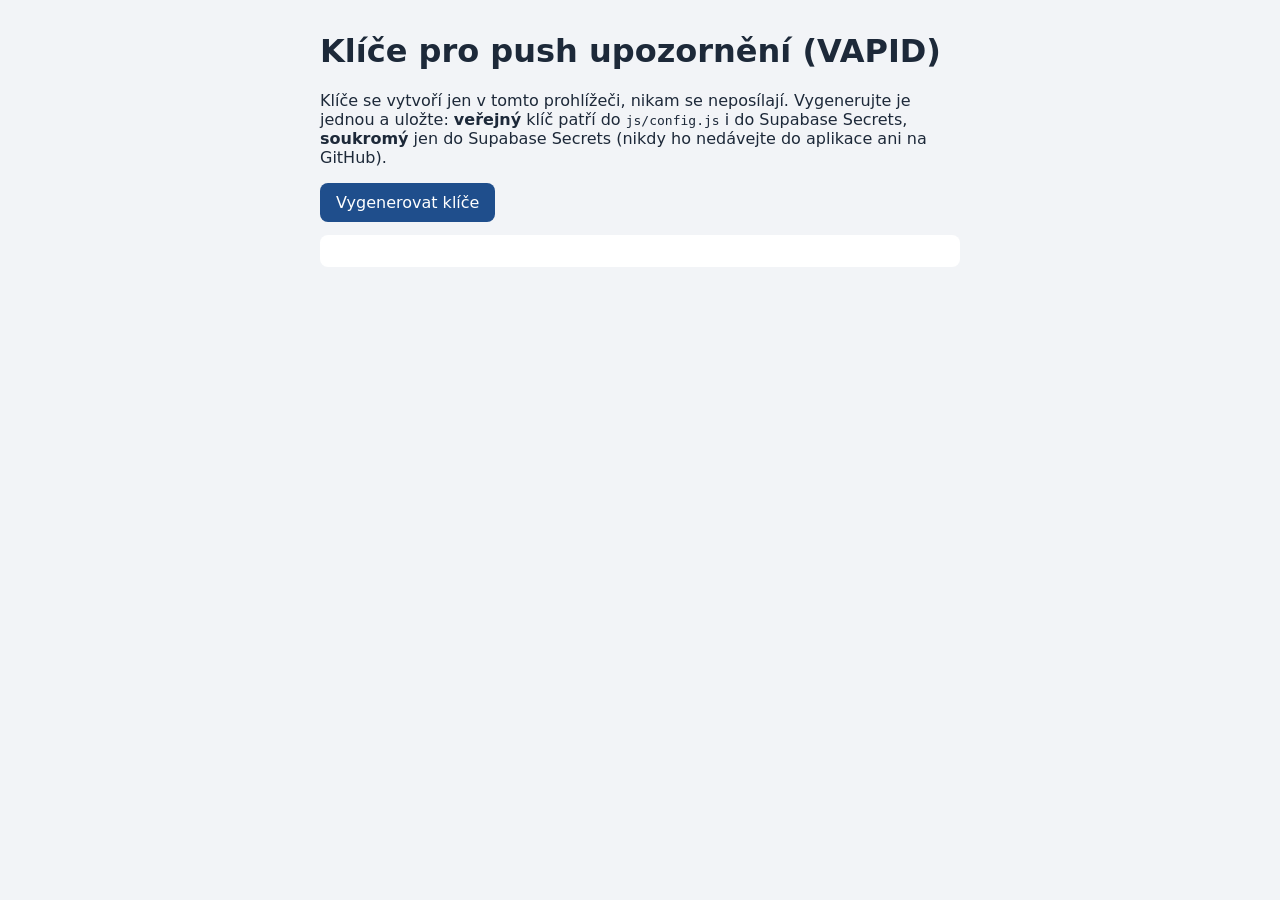
<file: tools/vapid.html>
<!doctype html>
<html lang="cs">
<head>
  <meta charset="utf-8" />
  <meta name="viewport" content="width=device-width, initial-scale=1" />
  <title>VAPID klíče</title>
  <style>
    body { font-family: system-ui, sans-serif; max-width: 640px; margin: 2rem auto; padding: 0 16px; background: #f2f4f7; color: #1d2939; }
    button { font: inherit; padding: .6rem 1rem; border-radius: 8px; border: 0; background: #1f4e8c; color: #fff; cursor: pointer; }
    pre { background: #fff; padding: 1rem; border-radius: 8px; white-space: pre-wrap; word-break: break-all; }
  </style>
</head>
<body>
  <h1>Klíče pro push upozornění (VAPID)</h1>
  <p>Klíče se vytvoří jen v tomto prohlížeči, nikam se neposílají. Vygenerujte je jednou a uložte:
    <b>veřejný</b> klíč patří do <code>js/config.js</code> i do Supabase Secrets,
    <b>soukromý</b> jen do Supabase Secrets (nikdy ho nedávejte do aplikace ani na GitHub).</p>
  <button id="generate">Vygenerovat klíče</button>
  <pre id="out"></pre>
  <script>
    const b64u = (buf) => btoa(String.fromCharCode(...new Uint8Array(buf)))
      .replace(/\+/g, '-').replace(/\//g, '_').replace(/=+$/, '');
    document.getElementById('generate').onclick = async () => {
      const keys = await crypto.subtle.generateKey({ name: 'ECDSA', namedCurve: 'P-256' }, true, ['sign', 'verify']);
      const pub = await crypto.subtle.exportKey('raw', keys.publicKey);
      const priv = await crypto.subtle.exportKey('jwk', keys.privateKey);
      document.getElementById('out').textContent =
        `VAPID_PUBLIC_KEY=${b64u(pub)}\nVAPID_PRIVATE_KEY=${priv.d}\nVAPID_SUBJECT=mailto:vas@email.cz`;
    };
  </script>
</body>
</html>
</file>
<file: css/app.css>
/* Závady vozů – vzhled. Mobil na prvním místě, na počítači úzký sloupec uprostřed. */

:root {
  color-scheme: light;
  --bg: #f2f4f7;
  --surface: #ffffff;
  --text: #1d2939;
  --muted: #667085;
  --border: #e4e7ec;
  --primary: #1f4e8c;
  --primary-dark: #173b6a;
  --primary-soft: #e8eff8;
  --badge: #e5372b;

  --yellow: #e8b100;   --yellow-bg: #fff7d6;  --yellow-ink: #6b5200;
  --orange: #f0700a;   --orange-bg: #ffecdc;  --orange-ink: #8a3c00;
  --red: #e03131;      --red-bg: #ffe5e5;     --red-ink: #a01616;
  --ok: #2f9e44;       --ok-bg: #e3f6e7;      --ok-ink: #1d6b2c;

  --chat-bg: #ece5dd;
  --bubble-mine: #d9fdd3;
  --radius: 14px;
  --shadow: 0 1px 2px rgba(16, 24, 40, .06), 0 1px 3px rgba(16, 24, 40, .1);
  --page-w: 760px;
  font-family: system-ui, -apple-system, "Segoe UI", Roboto, sans-serif;
  font-size: 16px;
  line-height: 1.45;
  color: var(--text);
  -webkit-text-size-adjust: 100%;
}

* { box-sizing: border-box; }
[hidden] { display: none !important; }
html, body { margin: 0; background: var(--bg); }
/* vlastní obnovení stažením dolů (PullToRefresh) místo obnovení celé stránky prohlížečem */
html, body { overscroll-behavior-y: contain; }
body { min-height: 100dvh; overflow-x: hidden; }
a { color: var(--primary); text-decoration: none; }
h1, h2 { margin: 0; line-height: 1.25; }
h2 { font-size: 1.05rem; }
p { margin: .4rem 0 .8rem; }
button, input, select, textarea { font: inherit; color: inherit; }
.icon { flex: none; vertical-align: middle; }
.icon.flip { transform: rotate(180deg); }
.muted { color: var(--muted); }
.small { font-size: .85rem; }
.spacer { flex: 1; }
.hint { color: var(--muted); font-size: .85rem; margin-top: .35rem; }
.row { display: flex; gap: .5rem; flex-wrap: wrap; }

/* ───── Rozvržení ───── */

.demo-banner {
  background: #fff3bf; color: #5c4400; text-align: center; font-size: .8rem; padding: .3rem 1rem;
}
.topbar {
  position: sticky; top: 0; z-index: 10;
  display: flex; align-items: center; gap: .5rem;
  min-height: 56px; padding: .4rem max(16px, calc((100% - var(--page-w)) / 2)) .4rem max(16px, calc((100% - var(--page-w)) / 2));
  padding-top: max(.4rem, env(safe-area-inset-top));
  background: var(--primary); color: #fff;
  box-shadow: 0 2px 6px rgba(0, 0, 0, .15);
}
.topbar .icon-btn { color: #fff; margin-left: -8px; }
.topbar-title { flex: 1; min-width: 0; }
.topbar h1 { font-size: 1.15rem; font-weight: 650; white-space: nowrap; overflow: hidden; text-overflow: ellipsis; }
.topbar-sub { font-size: .8rem; opacity: .8; }
.topbar-right { display: flex; align-items: center; gap: .5rem; }

.page {
  max-width: var(--page-w); margin: 0 auto;
  padding: 16px 16px calc(96px + env(safe-area-inset-bottom));
}
.page.narrow { max-width: 520px; }
.section-title { font-size: .95rem; color: var(--muted); font-weight: 600; margin: 1.4rem 0 .6rem; }

.card {
  background: var(--surface); border-radius: var(--radius); box-shadow: var(--shadow);
  padding: 16px; margin-bottom: 12px;
}
.card h2 { margin-bottom: .5rem; display: flex; align-items: center; gap: .4rem; }

.loading { display: flex; align-items: center; gap: .6rem; justify-content: center; color: var(--muted); padding: 2rem 0; }
.spinner {
  width: 20px; height: 20px; border-radius: 50%;
  border: 3px solid var(--border); border-top-color: var(--primary); animation: spin .8s linear infinite;
}
@keyframes spin { to { transform: rotate(360deg); } }
.empty { text-align: center; color: var(--muted); padding: 1.5rem 1rem; display: flex; gap: .4rem; justify-content: center; align-items: center; flex-wrap: wrap; }
.error-box, .warn, .ok-note {
  display: flex; gap: .5rem; align-items: flex-start; border-radius: 10px; padding: .6rem .8rem; margin: .6rem 0; font-size: .92rem;
}
.error-box { background: var(--red-bg); color: var(--red-ink); }
.warn { background: var(--orange-bg); color: var(--orange-ink); }
.ok-note { background: var(--ok-bg); color: var(--ok-ink); }
.draft-note { align-items: center; }
.draft-note span { flex: 1; }
.draft-note .link-btn { font-weight: 650; padding: .2rem .4rem; }
/* Úvodní obrazovka: nabídky (instalace → upozornění → fotoaparát) postupně, vždy jen první, ať seznam vozů
   nezmizí pod kartami. Skrytá karta je jen nevykreslená (vrací null), další se ukáže, až první zmizí. */
.offers > * ~ * { display: none; }

/* ───── Tlačítka ───── */

.btn {
  display: inline-flex; align-items: center; justify-content: center; gap: .4rem;
  min-height: 42px; padding: .5rem .9rem; border-radius: 10px; cursor: pointer;
  border: 1px solid var(--border); background: var(--surface); color: var(--text); font-weight: 550;
  -webkit-tap-highlight-color: transparent; text-align: center;
}
.btn:active { transform: translateY(1px); }
.btn:disabled { opacity: .5; cursor: default; }
.btn.block { display: flex; width: 100%; margin: .6rem 0; }
.btn-primary { background: var(--primary); border-color: var(--primary); color: #fff; }
.btn-primary:hover { background: var(--primary-dark); }
.btn-ok { background: var(--ok); border-color: var(--ok); color: #fff; }
.btn-ghost { background: transparent; border-color: transparent; color: var(--primary); }
.btn-ghost:hover { background: var(--primary-soft); }
.btn.danger, .btn-ghost.danger { color: var(--red); }
.big-btn { min-height: 52px; font-size: 1.05rem; }
.toggle { justify-content: center; background: var(--surface); border-color: var(--border); margin-top: 1rem; }
.link-btn { background: none; border: 0; color: var(--primary); cursor: pointer; padding: .4rem; }
.video-link { display: inline-flex; align-items: center; gap: .35rem; font: inherit; font-weight: 650; font-size: .9rem; padding: .2rem 0 .6rem; }
.icon-btn {
  display: inline-grid; place-items: center; width: 40px; height: 40px; border-radius: 50%;
  background: none; border: 0; color: inherit; cursor: pointer;
}
.icon-btn.small { width: 32px; height: 32px; color: var(--muted); }

.fab {
  position: fixed; z-index: 20; right: max(16px, calc((100% - var(--page-w)) / 2 + 16px));
  bottom: calc(20px + env(safe-area-inset-bottom));
  display: inline-flex; align-items: center; gap: .4rem;
  background: var(--badge); color: #fff; font-weight: 650; padding: .9rem 1.2rem .9rem 1rem;
  border-radius: 999px; box-shadow: 0 6px 16px rgba(229, 55, 43, .35);
}

.avatar {
  position: relative; width: 38px; height: 38px; border-radius: 50%;
  display: grid; place-items: center; background: rgba(255, 255, 255, .18); color: #fff; font-weight: 650; font-size: .9rem;
}
.avatar .dot {
  position: absolute; top: -1px; right: -1px; width: 12px; height: 12px; border-radius: 50%;
  background: var(--badge); border: 2px solid var(--primary);
}

/* ───── Odznaky, štítky ───── */
/* Jako u aplikací v telefonu: nové (nepřečtené) závady červeně, počty otevřených závad modře */

.badge {
  position: absolute; top: -8px; right: -8px;
  min-width: 26px; height: 26px; padding: 0 7px; border-radius: 13px;
  display: inline-grid; place-items: center;
  background: var(--primary); color: #fff; font-size: .82rem; font-weight: 700;
  box-shadow: 0 0 0 2px var(--bg), 0 2px 4px rgba(0, 0, 0, .2);
}
.badge.badge-inline { position: static; box-shadow: 0 0 0 2px rgba(255, 255, 255, .7); }

.chip {
  display: inline-flex; align-items: center; gap: .25rem; padding: .15rem .6rem; border-radius: 999px;
  font-size: .8rem; font-weight: 650;
}
.chip-open { background: var(--orange-bg); color: var(--orange-ink); }
.chip-ok { background: var(--ok-bg); color: var(--ok-ink); }
.chip-code { background: var(--primary-soft); color: var(--primary); font-variant-numeric: tabular-nums; }

.count { display: inline-flex; align-items: center; gap: .25rem; font-size: .85rem; font-weight: 600; white-space: nowrap; }
.count::before { content: ""; width: 10px; height: 10px; border-radius: 50%; background: currentColor; }
.count-ok::before { display: none; }
.count-open { color: var(--primary); } .count-open::before { background: var(--primary); }
.count-ok { color: var(--ok-ink); }

.wagon-number { font-variant-numeric: tabular-nums; letter-spacing: .02em; white-space: nowrap; }
.wagon-number b { font-weight: 750; }
.wagon-number.big { font-size: 1.6rem; display: block; }

/* ───── Úvod: skupiny ───── */

.groups { display: grid; grid-template-columns: repeat(2, minmax(0, 1fr)); gap: 14px; margin-top: 18px; }
@media (min-width: 600px) { .groups { grid-template-columns: repeat(3, minmax(0, 1fr)); } }
.group-tile {
  position: relative; display: flex; flex-direction: column; justify-content: space-between; gap: .4rem;
  min-height: 104px; padding: 16px; border-radius: var(--radius);
  background: var(--surface); box-shadow: var(--shadow); color: var(--text);
  border-left: 5px solid var(--primary);
}
.group-tile:active { transform: scale(.98); }
.group-name { font-size: 1.1rem; font-weight: 700; overflow-wrap: anywhere; }
.group-sub { font-size: .82rem; color: var(--muted); }

/* ───── Hledání ───── */

.search { position: relative; }
.search-box {
  display: flex; align-items: center; gap: .5rem; padding: 0 .5rem 0 .9rem; min-height: 52px;
  background: var(--surface); border: 2px solid var(--border); border-radius: var(--radius); color: var(--muted);
}
.search-box:focus-within { border-color: var(--primary); }
.search-box input {
  flex: 1; min-width: 0; border: 0; outline: 0; background: none; font-size: 1.05rem; color: var(--text); padding: .6rem 0;
}
.search-box input::-webkit-search-cancel-button { display: none; }
.search-results { margin-top: 10px; }

/* Pole pro poslední čtyřčíslí: [0][1][7]-[4] */
.code-search { position: relative; cursor: text; }
.code { display: inline-flex; align-items: center; gap: 6px; flex: none; }
.code-box {
  width: 36px; height: 40px; border-radius: 8px; display: grid; place-items: center;
  background: var(--bg); border: 1px solid var(--border);
  font-size: 1.35rem; font-weight: 700; color: var(--text); font-variant-numeric: tabular-nums;
}
.code-box.active { border-color: var(--primary); box-shadow: 0 0 0 1px var(--primary); background: var(--surface); }
.code-box.active:empty::after {
  content: ""; width: 2px; height: 22px; background: var(--primary); animation: blink 1s steps(1) infinite;
}
.code-dash { font-size: 1.5rem; font-weight: 700; color: var(--text); }
.code-hint { flex: 1; min-width: 0; color: var(--muted); font-size: .9rem; line-height: 1.2; }
.search-box .code-input {
  position: absolute; inset: 0; width: 100%; height: 100%; padding: 0; opacity: 0; font-size: 16px; cursor: text;
}
.code-search .clear { position: relative; z-index: 1; }
@keyframes blink { 50% { opacity: 0; } }
.empty .btn.block { flex-basis: 100%; margin-top: .8rem; }

.table {
  width: 100%; border-collapse: collapse; background: var(--surface); border-radius: var(--radius);
  overflow: hidden; box-shadow: var(--shadow);
}
.table th { text-align: left; font-size: .78rem; color: var(--muted); font-weight: 600; padding: .6rem .8rem; background: #f9fafb; }
.table td { padding: .75rem .8rem; border-top: 1px solid var(--border); }
.table tbody tr { cursor: pointer; }
.table tbody tr:hover { background: var(--primary-soft); }
.table a { color: var(--text); }

/* ───── Seznamy ───── */

.list { list-style: none; margin: 0; padding: 0; background: var(--surface); border-radius: var(--radius); box-shadow: var(--shadow); overflow: hidden; }
.list li + li { border-top: 1px solid var(--border); }
.list-row { display: flex; align-items: center; gap: .75rem; padding: .85rem 1rem; color: var(--text); }
.list-row .wagon-number { flex: 1; }
.list-row .wagon-col { flex: 1; min-width: 0; display: flex; flex-direction: column; gap: .1rem; }
.wagon-col .last-defect { color: var(--muted); font-size: .8rem; white-space: nowrap; overflow: hidden; text-overflow: ellipsis; }
a.list-row:hover { background: var(--primary-soft); }
a.card.list-row { padding: 16px; }
/* Vůz rozbalený přímo v seznamu skupiny: jeho závady na šedém podkladu pod řádkem */
.list li.open > .list-row { background: var(--primary-soft); }
.wagon-panel { background: var(--bg); padding: 10px 8px 4px; border-top: 1px solid var(--border); }
.panel-links { display: flex; gap: 8px; flex-wrap: wrap; margin-bottom: 8px; }
.panel-links .btn { flex: 1; justify-content: center; }

/* ───── Vůz a závady ───── */

.wagon-card .wagon-meta { margin: .4rem 0 .2rem; }
.inline-select { display: inline-flex; align-items: center; gap: .5rem; color: var(--muted); }
.inline-select select, .user-row select {
  border: 1px solid var(--border); border-radius: 8px; padding: .35rem .5rem; background: var(--surface); min-height: 36px;
}

.defect {
  position: relative; background: var(--surface); border-radius: var(--radius); box-shadow: var(--shadow);
  padding: 14px 14px 8px 18px; margin-bottom: 12px; overflow: hidden;
}
.defect::before { content: ""; position: absolute; left: 0; top: 0; bottom: 0; width: 6px; }
.defect-open::before { background: var(--orange); }
.defect-ok::before { background: var(--ok); }
.defect-ok { background: #fbfefb; }
.defect-head { display: flex; align-items: center; gap: .4rem; flex-wrap: wrap; }
.defect-text { white-space: pre-wrap; overflow-wrap: anywhere; font-size: 1.02rem; margin: .5rem 0 .25rem; }
.defect-actions { display: flex; align-items: center; gap: .25rem; margin-top: .4rem; flex-wrap: wrap; }
.defect-actions .btn { min-height: 38px; padding: .35rem .6rem; }
.defect .resolve-btn { margin: .2rem 0 .5rem; }
.resolution {
  display: flex; gap: .5rem; align-items: flex-start; margin-top: .6rem; padding: .55rem .7rem;
  background: var(--ok-bg); color: var(--ok-ink); border-radius: 10px; font-size: .9rem;
}
.resolution > div { flex: 1; min-width: 0; }
.resolution .media-grid { margin-top: .5rem; }
.resolve-form { margin-top: .6rem; }
.resolve-form .hint { margin-bottom: .6rem; }
.resolve-form textarea, .form textarea, .field input, .number-input {
  width: 100%; border: 1px solid var(--border); border-radius: 10px; padding: .6rem .75rem; background: var(--surface);
  resize: vertical; margin-bottom: .5rem;
}
.form textarea:focus, .field input:focus, .number-input:focus, .resolve-form textarea:focus {
  outline: 2px solid var(--primary); outline-offset: -1px;
}

.media-grid { display: grid; grid-template-columns: repeat(auto-fill, minmax(96px, 1fr)); gap: 8px; margin-top: .7rem; }
/* Zmenšování velkého videa (useAddMedia v ui.js) */
.shrinking { margin-top: .7rem; padding: .7rem .85rem; border-radius: 10px; background: var(--primary-soft); }
.shrinking-head { display: flex; align-items: center; justify-content: space-between; gap: .5rem; }
.shrinking-head .btn { margin: 0; }
.shrinking progress { display: block; width: 100%; height: 10px; margin-top: .5rem; accent-color: var(--primary); }
.shrinking .hint { margin-top: .4rem; }
.media-thumb {
  position: relative; aspect-ratio: 1; border: 0; padding: 0; border-radius: 10px; overflow: hidden;
  background: #d0d5dd; cursor: pointer;
}
.media-thumb img, .media-thumb video { width: 100%; height: 100%; object-fit: cover; display: block; }
.media-thumb .play {
  position: absolute; inset: 0; display: grid; place-items: center; color: #fff; background: rgba(0, 0, 0, .25);
}
.media-thumb .remove {
  position: absolute; top: 4px; right: 4px; width: 28px; height: 28px; border-radius: 50%; border: 0;
  display: grid; place-items: center; background: rgba(0, 0, 0, .6); color: #fff; cursor: pointer;
}

.danger-zone { display: flex; align-items: center; justify-content: space-between; margin-top: 2rem; padding-top: 1rem; border-top: 1px solid var(--border); }

/* ───── Formulář ───── */

.field-label { font-size: .9rem; color: var(--muted); font-weight: 600; margin-bottom: .6rem; }
.field { display: block; font-size: .9rem; color: var(--muted); font-weight: 550; margin-bottom: .4rem; }
.field input { margin-top: .3rem; color: var(--text); font-size: 1rem; }
.date-row { display: flex; gap: 8px; align-items: stretch; }
.date-input {
  flex: 1; min-width: 0; min-height: 46px; border: 1px solid var(--border); border-radius: 10px;
  padding: .5rem .75rem; background: var(--surface); font-size: 1.05rem;
}
.date-input:focus { outline: 2px solid var(--primary); outline-offset: -1px; }
.number-input { font-size: 1.5rem; letter-spacing: .04em; font-variant-numeric: tabular-nums; margin-bottom: 0; }
/* diktování popisu závady (js/dictation.js) */
.dictate { display: flex; align-items: center; gap: .6rem; }
.dictate .btn.listening { background: var(--red); border-color: var(--red); color: #fff; }
.dictate .btn.listening .icon { animation: blink 1s infinite; }
.dictate-live { flex: 1; min-width: 0; color: var(--muted); font-size: .9rem; font-style: italic; }
.number-row { display: flex; gap: 8px; align-items: stretch; }
/* celé číslo se vedle tlačítka kamery musí vejít i na úzký telefon (360 px) */
.number-row .number-input { flex: 1; min-width: 0; padding: .6rem; letter-spacing: .02em; font-size: min(1.5rem, 6.2vw); }
.scan-btn { flex: none; width: 52px; padding: 0; background: var(--primary); border-color: var(--primary); color: #fff; }
.chips-select { display: flex; flex-wrap: wrap; gap: 8px; margin-top: .5rem; }
.chip-btn {
  border: 1px solid var(--border); background: var(--surface); border-radius: 999px; padding: .45rem .9rem; cursor: pointer;
}
.chip-btn.active { background: var(--primary); color: #fff; border-color: var(--primary); }
.file-buttons { display: grid; grid-template-columns: repeat(3, 1fr); gap: 8px; }
.file-buttons .btn { padding: .5rem .3rem; font-size: .9rem; }

/* ───── Komentáře (chat) ───── */

.chat {
  background: var(--chat-bg); border-radius: var(--radius); padding: 12px 10px; min-height: 120px;
  display: flex; flex-direction: column; gap: 4px;
}
.chat .empty, .chat .loading { color: #6b6257; }
.chat-day { text-align: center; margin: 8px 0 4px; }
.chat-day span { background: #e1f2fb; color: #3b4a54; font-size: .75rem; padding: .2rem .6rem; border-radius: 8px; box-shadow: 0 1px .5px rgba(0, 0, 0, .13); }
.bubble {
  align-self: flex-start; max-width: 82%; background: #fff; border-radius: 10px; border-top-left-radius: 3px;
  padding: .4rem .6rem .3rem; box-shadow: 0 1px .5px rgba(0, 0, 0, .13);
}
.bubble.mine { align-self: flex-end; background: var(--bubble-mine); border-top-left-radius: 10px; border-top-right-radius: 3px; }
.bubble-author { font-size: .8rem; font-weight: 700; color: var(--primary); }
.bubble-text { white-space: pre-wrap; overflow-wrap: anywhere; }
.bubble-meta { display: flex; justify-content: flex-end; align-items: center; gap: .3rem; font-size: .7rem; color: #667781; }
.bubble-meta .link-btn { padding: 0 .2rem; color: #8696a0; }
.composer {
  position: fixed; left: 0; right: 0; bottom: 0; z-index: 20;
  display: flex; align-items: flex-end; gap: 8px;
  padding: 8px max(12px, calc((100% - var(--page-w)) / 2 + 12px)) calc(8px + env(safe-area-inset-bottom));
  background: #f0f2f5; border-top: 1px solid var(--border);
}
.composer textarea {
  flex: 1; resize: none; border: 0; border-radius: 22px; padding: .65rem 1rem; max-height: 140px; background: #fff; outline: 0;
}
.send-btn {
  width: 46px; height: 46px; border-radius: 50%; border: 0; flex: none;
  display: grid; place-items: center; background: var(--ok); color: #fff; cursor: pointer;
}
.send-btn:disabled { background: #a8b3bd; }

/* ───── Přihlášení, účet ───── */

.login { padding-top: 40px; }
.logo { display: flex; flex-direction: column; align-items: center; gap: .6rem; margin-bottom: 1.4rem; }
.logo img { border-radius: 18px; box-shadow: var(--shadow); }
.tabs { display: grid; grid-template-columns: 1fr 1fr; background: var(--bg); border-radius: 10px; padding: 4px; margin-bottom: 1rem; }
.tabs button { border: 0; background: none; padding: .55rem; border-radius: 8px; cursor: pointer; font-weight: 600; color: var(--muted); }
.tabs button.active { background: var(--surface); color: var(--text); box-shadow: var(--shadow); }
.demo-users { display: grid; gap: 8px; }
.install-link { display: block; text-align: center; margin-top: 1rem; font-weight: 550; }
.demo-user { justify-content: space-between; margin: 0; }
.user-row { gap: .6rem; }
.user-row.pending { background: #fff8e6; }
.user-info { flex: 1; min-width: 0; display: flex; flex-direction: column; }
.user-info .small { overflow: hidden; text-overflow: ellipsis; }

/* ───── Překryvy ───── */

.toasts {
  position: fixed; z-index: 50; left: 50%; transform: translateX(-50%);
  bottom: calc(86px + env(safe-area-inset-bottom)); width: min(calc(100% - 32px), 480px);
  display: flex; flex-direction: column; gap: 8px; pointer-events: none;
}
.toast {
  pointer-events: auto; background: #1d2939; color: #fff; padding: .7rem 1rem; border-radius: 12px;
  box-shadow: 0 8px 24px rgba(0, 0, 0, .25); font-size: .92rem; cursor: pointer; animation: pop .2s ease-out;
}
.toast b { display: block; }
.toast div { overflow: hidden; text-overflow: ellipsis; display: -webkit-box; -webkit-line-clamp: 2; -webkit-box-orient: vertical; }
.toast-error { background: var(--red-ink); }
@keyframes pop { from { opacity: 0; transform: translateY(8px); } }

.lightbox {
  position: fixed; inset: 0; z-index: 100; background: rgba(0, 0, 0, .92);
  display: grid; place-items: center;
}
.lightbox img, .lightbox video { max-width: 100vw; max-height: 100dvh; object-fit: contain; }
.lightbox .icon-btn { position: absolute; color: #fff; background: rgba(0, 0, 0, .4); width: 48px; height: 48px; }
.lightbox .icon-btn:disabled { opacity: .25; }
.lb-close { top: calc(12px + env(safe-area-inset-top)); right: 12px; }
.lb-prev { left: 8px; top: 50%; transform: translateY(-50%); }
.lb-next { right: 8px; top: 50%; transform: translateY(-50%); }
.lb-tools { position: absolute; top: calc(12px + env(safe-area-inset-top)); left: 12px; display: flex; gap: 8px; }
.lb-tools button {
  display: inline-flex; align-items: center; gap: .35rem; height: 48px; padding: 0 1rem; border: 0; border-radius: 999px;
  background: rgba(0, 0, 0, .5); color: #fff; font: inherit; font-weight: 650; cursor: pointer;
}
.lb-tools button:disabled { opacity: .5; }
.lb-count { position: absolute; bottom: calc(16px + env(safe-area-inset-bottom)); color: #fff; font-size: .9rem; }

/* ───── Spodní lišta se záložkami ───── */

.bottom-nav {
  position: fixed; left: 0; right: 0; bottom: 0; z-index: 30;
  display: grid; grid-template-columns: repeat(3, 1fr);
  padding: 0 max(0px, calc((100% - var(--page-w)) / 2)) env(safe-area-inset-bottom);
  background: var(--surface); border-top: 1px solid var(--border); box-shadow: 0 -2px 8px rgba(16, 24, 40, .06);
}
.bottom-nav a {
  display: flex; flex-direction: column; align-items: center; gap: 2px; padding: 8px 4px 7px;
  color: var(--muted); font-size: .75rem; font-weight: 600;
}
.bottom-nav a.active { color: var(--primary); }
.page.with-nav { padding-bottom: calc(150px + env(safe-area-inset-bottom)); }
body:has(.bottom-nav) .fab { bottom: calc(78px + env(safe-area-inset-bottom)); }
body:has(.bottom-nav) .toasts { bottom: calc(148px + env(safe-area-inset-bottom)); }

/* ───── Kódy závad ───── */

mark { background: #ffe066; color: inherit; border-radius: 3px; padding: 0 1px; }
.optional { font-weight: 500; font-size: .8rem; color: var(--muted); margin-left: .3rem; }
.code-list { display: grid; gap: 10px; margin-top: 10px; }
.code-item {
  display: block; width: 100%; text-align: left; font: inherit; color: inherit;
  background: var(--surface); border: 1px solid var(--border); border-radius: 12px; padding: 12px 14px;
  box-shadow: var(--shadow);
}
button.code-item { cursor: pointer; }
button.code-item:hover { border-color: var(--primary); }
.code-item.picked { border-color: var(--ok); background: var(--ok-bg); }
.code-list.compact .code-item { box-shadow: none; padding: 10px 12px; }
.code-item-head { display: flex; gap: 10px; align-items: baseline; }
.code-no { font-weight: 800; font-size: 1.1rem; color: var(--primary); font-variant-numeric: tabular-nums; white-space: nowrap; }
.code-path { font-weight: 600; font-size: .9rem; overflow-wrap: anywhere; }
.code-context { margin-top: .35rem; font-weight: 600; }
.code-text { white-space: pre-line; margin-top: .2rem; font-size: .95rem; overflow-wrap: anywhere; }
.code-note { margin-top: .3rem; font-size: .85rem; color: var(--muted); }
.code-meta { display: flex; flex-wrap: wrap; gap: 4px 14px; margin-top: .45rem; font-size: .85rem; color: var(--muted); }
.code-meta b { color: var(--text); }
.code-picked { margin-top: 10px; }
.code-picked .code-item { border-color: var(--ok); background: var(--ok-bg); box-shadow: none; }
.code-text-search { margin-top: 12px; }
.code-entry .code-box { width: 42px; }
.code-dot { font-size: 1.5rem; font-weight: 800; line-height: 1; align-self: flex-end; padding-bottom: 6px; }
.code-entry .code { gap: 3px; }
.code-summary {
  margin: .5rem 0 0; font-size: .88rem; color: var(--muted);
  display: -webkit-box; -webkit-line-clamp: 2; -webkit-box-orient: vertical; overflow: hidden;
}
.code-summary b { color: var(--text); font-weight: 600; }
.list-btn { width: 100%; border: 0; background: none; font: inherit; text-align: left; cursor: pointer; color: var(--text); }
.list-btn .spacer { font-weight: 600; }
.list-btn:hover { background: var(--primary-soft); }

/* Popis vyhledávacího pole je vlastní text v políčku a zalomí se – placeholder má jen jeden řádek a v telefonu se uřízne */
.search-field { flex: 1; min-width: 0; align-self: stretch; display: grid; }
.search-field > * { grid-area: 1 / 1; }
.search-box .search-field input { width: 100%; }
.search-placeholder { align-self: center; padding: .55rem 0; font-size: 1rem; line-height: 1.25; color: var(--muted); pointer-events: none; }

/* Výběr kódu procházením katalogu */
.catalog-open { justify-content: center; margin: 10px 0 0; }
.dialog.catalog-dialog {
  display: flex; flex-direction: column; width: min(100%, 640px); height: 92vh; height: 92dvh;
  padding-bottom: 0; overflow: hidden;
}
.catalog-crumbs { display: flex; flex-wrap: wrap; align-items: center; gap: 0 .1rem; margin: -.4rem 0 .2rem; font-weight: 600; }
.catalog-crumbs .link-btn:disabled { color: var(--text); cursor: default; }
.catalog-body { flex: 1; overflow: auto; overscroll-behavior: contain; padding-bottom: calc(16px + env(safe-area-inset-bottom)); }
.catalog-body > .hint:first-child { margin-top: 0; }
.catalog-body > .code-list:first-child { margin-top: 0; }
.catalog-title { display: flex; align-items: baseline; gap: 10px; font-size: 1.05rem; overflow-wrap: anywhere; }
.catalog-node {
  display: flex; align-items: center; gap: 10px; width: 100%; text-align: left; font: inherit; color: inherit; cursor: pointer;
  background: var(--surface); border: 1px solid var(--border); border-radius: 12px; padding: 10px 12px;
}
.catalog-node:hover { border-color: var(--primary); }
.catalog-node.picked { border-color: var(--ok); background: var(--ok-bg); }
.catalog-node-main { flex: 1; min-width: 0; }
.catalog-node-text {
  display: -webkit-box; -webkit-line-clamp: 2; -webkit-box-orient: vertical; overflow: hidden;
  margin-top: .2rem; font-size: .9rem; color: var(--muted);
}
.catalog-node-count { display: inline-flex; align-items: center; gap: 2px; flex: none; font-size: .8rem; color: var(--muted); white-space: nowrap; }

/* ───── Předpisy ───── */

.reg-row { display: flex; align-items: center; }
.reg-link { flex: 1; min-width: 0; }
.reg-icon { color: var(--red); }
.reg-info { display: flex; flex-direction: column; min-width: 0; }
.reg-info b { overflow-wrap: anywhere; }

/* Obrázky z katalogu */
.code-images { display: flex; flex-wrap: wrap; align-items: flex-end; gap: 8px; margin-top: .55rem; }
.code-images img {
  display: block; height: 104px; max-width: 100%; object-fit: contain;
  background: #fff; border: 1px solid var(--border); border-radius: 8px; padding: 4px;
}
.code-list.compact .code-images img { height: 72px; }
.code-img-btn { border: 0; padding: 0; background: none; cursor: zoom-in; max-width: 100%; }
.code-img-from { width: 100%; font-size: .78rem; color: var(--muted); }
.upload-card { margin-top: 1.5rem; }
.lightbox img { background: #fff; }

/* ───── Přehled závad ───── */

.segmented { display: grid; grid-template-columns: repeat(3, 1fr); gap: 4px; padding: 4px; margin-bottom: 12px; background: #e4e7ec; border-radius: 12px; }
.segmented button { border: 0; background: none; padding: .55rem .3rem; border-radius: 9px; font-weight: 650; color: var(--muted); cursor: pointer; }
.segmented button[aria-pressed="true"] { background: var(--surface); color: var(--text); box-shadow: var(--shadow); }
.page .chips-select { margin: 10px 0 4px; }
.filters { display: grid; gap: 4px; margin-top: 6px; }
.field select, .field input[type="date"] {
  display: block; width: 100%; margin-top: .3rem; min-height: 42px; border: 1px solid var(--border);
  border-radius: 10px; padding: .45rem .7rem; background: var(--surface); color: var(--text); font-size: 1rem;
}
.overview-bar { display: flex; align-items: center; gap: 8px; margin: 12px 0 8px; }
.overview-list { display: grid; gap: 8px; }
.overview-row {
  display: block; background: var(--surface); border-radius: 12px; box-shadow: var(--shadow); padding: 10px 12px;
  color: var(--text); border-left: 5px solid var(--orange);
}
.overview-row.resolved { border-left-color: var(--ok); }
.overview-head { display: flex; align-items: center; gap: 8px; flex-wrap: wrap; }
.overview-text { margin: .3rem 0 .2rem; display: -webkit-box; -webkit-line-clamp: 2; -webkit-box-orient: vertical; overflow: hidden; }
/* Nepřečtená závada (nová od ostatních, vůz ještě neotevřený): tučně, po otevření vozu jako ostatní */
.overview-row.unread { font-weight: 700; }
.unread-dot { width: 10px; height: 10px; border-radius: 50%; background: var(--badge); flex: none; }
/* Řádek se rozbalí na celou kartu závady (barevný proužek vlevo už má řádek) */
.overview-toggle { display: block; width: 100%; padding: 0; border: 0; background: none; text-align: left; color: inherit; cursor: pointer; }
.overview-row.open { font-weight: 400; }
.overview-detail .defect { box-shadow: none; background: none; padding: 8px 0 0; margin: 0; }
.overview-detail .defect::before { display: none; }
.overview-detail .open-wagon { width: 100%; justify-content: flex-end; padding-right: 0; }

/* ───── Zápis bez signálu ───── */

.outbox { background: #eef4ff; border: 1px solid #c7d7f2; border-radius: 12px; padding: 10px 12px; margin-bottom: 12px; display: grid; gap: 6px; }
.outbox-head { display: flex; align-items: center; gap: 8px; }
.outbox-error { background: var(--red-bg); color: var(--red-ink); border-radius: 8px; padding: 6px 8px; }

/* ───── Historie, koš, exporty ───── */

.chip-lock { background: #eef0f3; color: var(--muted); }
.history-list { list-style: none; margin: 8px 0 0; padding: 0; display: grid; gap: 8px; }
.history-item { background: var(--surface); border-radius: 10px; padding: 8px 12px; box-shadow: var(--shadow); }
.history-head { display: flex; justify-content: space-between; align-items: center; }
.history-line { color: var(--muted); overflow-wrap: anywhere; }
.trash-row, .schedule-row { align-items: flex-start; }
.trash-info { flex: 1; min-width: 0; display: flex; flex-direction: column; gap: 2px; overflow-wrap: anywhere; }
.schedule-row.inactive { opacity: .6; }
.error-text { color: var(--red-ink); }
.admin-links { margin-bottom: 12px; }
.bottom-nav { grid-template-columns: repeat(4, 1fr); }
.bottom-nav a span { white-space: nowrap; }

/* ───── Nové závady (od poslední návštěvy vozu) ───── */

.tile-badges { position: absolute; top: -8px; right: -8px; display: flex; gap: 6px; }
.tile-badges .badge { position: static; }
.new-badge {
  display: inline-grid; place-items: center; height: 26px; padding: 0 9px; border-radius: 13px;
  background: var(--badge); color: #fff; font-size: .8rem; font-weight: 700; white-space: nowrap;
  box-shadow: 0 0 0 2px var(--bg), 0 2px 4px rgba(0, 0, 0, .2);
}
.new-badge.badge-inline { box-shadow: 0 0 0 2px rgba(255, 255, 255, .7); margin-right: 6px; }
.new-badge.small { height: 22px; padding: 0 8px; font-size: .75rem; box-shadow: none; }
.chip-new { background: var(--badge); color: #fff; }
/* Nové komentáře: kulaté tlačítko nad „Nová závada“ (pevně na místě), řádky seznamu */
.fab-comments {
  position: fixed; z-index: 20; right: max(16px, calc((100% - var(--page-w)) / 2 + 16px));
  bottom: calc(86px + env(safe-area-inset-bottom));
  width: 68px; height: 68px; border-radius: 50%; display: grid; place-items: center;
  background: var(--surface); color: var(--primary); box-shadow: 0 4px 14px rgba(16, 24, 40, .25);
}
.fab-comments .nav-badge { top: -2px; left: auto; right: -2px; min-width: 24px; height: 24px; border-radius: 12px; font-size: .8rem; box-shadow: 0 0 0 2px var(--bg); }
body:has(.bottom-nav) .fab-comments { bottom: calc(144px + env(safe-area-inset-bottom)); }
body:has(.fab-comments) .toasts { bottom: calc(224px + env(safe-area-inset-bottom)); }
body:has(.fab-comments) .page.with-nav { padding-bottom: calc(228px + env(safe-area-inset-bottom)); }
.inbox-row { border-left-color: var(--badge); }
.inbox-defect { margin-top: .2rem; display: -webkit-box; -webkit-line-clamp: 1; -webkit-box-orient: vertical; overflow: hidden; }
.defect-actions .new-badge { margin-left: .3rem; }
/* Odznak u záložky Přehled: počet nových závad */
.nav-icon { position: relative; display: inline-flex; }
.nav-badge {
  position: absolute; top: -6px; left: calc(100% - 9px);
  min-width: 20px; height: 20px; padding: 0 5px; border-radius: 10px;
  display: inline-grid; place-items: center;
  background: var(--badge); color: #fff; font-size: .72rem; font-weight: 700; line-height: 1;
  box-shadow: 0 0 0 2px var(--surface);
}

/* ───── Okno pro sdílení (WhatsApp) ───── */

.dialog-backdrop {
  position: fixed; inset: 0; z-index: 45; background: rgba(16, 24, 40, .45);
  display: grid; place-items: end center;
}
.dialog {
  width: min(100%, 520px); max-height: 92dvh; overflow: auto;
  padding: 14px 16px calc(16px + env(safe-area-inset-bottom));
  background: var(--surface); border-radius: 18px 18px 0 0; box-shadow: 0 -4px 20px rgba(0, 0, 0, .15);
}
@media (min-width: 600px) {
  .dialog-backdrop { place-items: center; }
  .dialog { border-radius: 18px; padding-bottom: 16px; }
}
.dialog-head { display: flex; align-items: center; gap: .5rem; margin-bottom: .6rem; }
.dialog-head h2 { flex: 1; font-size: 1.05rem; }
.share-preview {
  white-space: pre-wrap; overflow-wrap: anywhere; font-size: .92rem;
  padding: .7rem .85rem; border-radius: 10px; background: var(--bubble-mine); color: var(--text);
}
.check-row { display: flex; align-items: center; flex-wrap: wrap; gap: .5rem; margin: .8rem 0 .2rem; font-weight: 550; color: var(--text); }
.check-row input { width: 20px; height: 20px; accent-color: var(--primary); }
.btn-whatsapp { background: #1a8d4b; border-color: #1a8d4b; color: #fff; }
fieldset.field { border: 0; padding: 0; margin: 0 0 .6rem; min-width: 0; }

/* Pole pro heslo s okem (zobrazit / skrýt znaky hesla) */
.password-field { position: relative; display: block; }
.field .password-field input { padding-right: 2.9rem; }
.password-field .password-toggle { position: absolute; right: 2px; top: .3rem; bottom: .5rem; height: auto; color: var(--muted); }
fieldset.field legend { padding: 0; }
fieldset.field .check-row { margin: .45rem 0; color: var(--text); font-weight: 500; }

/* ───── Přihlášení: volba „Jsem tu poprvé“ / „Už mám účet“ ───── */

.choice-btn { flex-direction: column; align-items: center; gap: .1rem; padding: .9rem 1rem; }
.choice-btn b { font-size: 1.1rem; }
.choice-btn span { font-size: .85rem; font-weight: 500; opacity: .85; }
.first-choice p { margin-top: .8rem; text-align: center; }
.tabs button small { display: block; font-size: .72rem; font-weight: 500; opacity: .8; }
.form-intro { margin: -.2rem 0 .8rem; }
.first-time-hint {
  margin: .6rem 0; padding: .7rem .85rem; border-radius: 10px;
  background: var(--primary-soft); color: var(--text); font-size: .92rem;
}
.first-time-hint .btn { margin-bottom: 0; }
.link-note { margin-bottom: 14px; border-left: 5px solid var(--primary); }
.link-note .small { margin-top: .35rem; color: var(--muted); }
.app-version { text-align: center; margin-top: 1rem; }
.app-version p { margin-bottom: .4rem; }
.dictation-status { margin-bottom: .8rem; }

/* ───── Obnovení stažením dolů ───── */

.ptr {
  position: fixed; top: 0; left: 50%; z-index: 40;
  display: inline-flex; align-items: center; gap: .5rem; padding: .45rem .9rem;
  background: var(--surface); color: var(--text); border-radius: 999px; box-shadow: 0 2px 10px rgba(0, 0, 0, .18);
  font-size: .88rem; font-weight: 600; white-space: nowrap; pointer-events: none;
}
.ptr .icon { transition: transform .15s; }

/* ───── Okno sdílení: jiné možnosti ───── */

.share-preview { margin-top: .4rem; }
.share-more { margin-top: .6rem; }
.share-more summary { cursor: pointer; color: var(--primary); font-weight: 600; padding: .4rem 0; }
/* Úprava, smazání, vrácení: vpravo a při zalomení řádku pohromadě */
.defect-tools { display: inline-flex; gap: .25rem; margin-left: auto; }
.defect-tools:empty { display: none; }

/* Název skupiny: odborný nahoře, slangový pod ním */
.group-slang { display: block; font-size: .78em; font-weight: 700; opacity: .8; line-height: 1.2; }
.chip-btn .group-slang { font-size: .75em; }
.chip-btn:has(.group-slang) { border-radius: 14px; padding: .35rem .9rem; line-height: 1.15; }

/* Nabídka upozornění a přidání na plochu (úvodní obrazovka, přihlášení) */
.push-offer, .install-offer, .camera-offer { margin-bottom: 14px; border-left: 5px solid var(--primary); }
.push-offer p, .install-offer p, .camera-offer p { margin: .3rem 0 .6rem; }
.install-offer .hint, .camera-offer .hint { margin: 0; }
.inline-icon { vertical-align: -3px; margin: 0 3px; }

/* ───── Fotoaparát: povolení (karta na úvodní obrazovce, upozornění ve formuláři) ───── */
.camera-steps { margin: .4rem 0 .6rem; padding-left: 1.2rem; }
.camera-steps li { margin: .25rem 0; }
.camera-warn > svg { flex: none; margin-top: .15rem; }
.camera-warn .btn { margin-top: .1rem; }

/* ───── Skener čísla vozu kamerou (js/views/scanner.js, převzato z Výkazu vozů) ───── */
/* pod hláškami (.toasts z-index 50), aby bylo vidět např. „Svítilnu tento telefon … nedovolí“ */
.scanner { position: fixed; inset: 0; z-index: 49; background: #000; color: #fff; display: flex; flex-direction: column; }
.scanner .view { position: relative; flex: 1; overflow: hidden; }
.scanner video { position: absolute; inset: 0; width: 100%; height: 100%; object-fit: cover; }
.scanner .guide {
  position: absolute; left: 7%; right: 7%; top: 30%; height: 26%;
  border: 3px solid rgba(255, 255, 255, .9); border-radius: 14px;
  box-shadow: 0 0 0 100vmax rgba(0, 0, 0, .45);
}
.scanner .guide.hit { border-color: #51cf66; }
.scanner .top {
  position: absolute; top: 0; left: 0; right: 0; display: flex; align-items: center; gap: .5rem;
  padding: max(.5rem, env(safe-area-inset-top)) .75rem .5rem;
}
.scanner .top .icon-btn { color: #fff; background: rgba(0, 0, 0, .4); width: 44px; height: 44px; }
.scanner .top .res { font-size: .75rem; opacity: .75; text-shadow: 0 1px 2px #000; font-variant-numeric: tabular-nums; }
.scanner .tip { position: absolute; left: 0; right: 0; top: calc(30% - 2.6rem); padding: 0 1rem; text-align: center; font-size: .95rem; text-shadow: 0 1px 3px #000; }
.scanner .reading {
  position: absolute; left: 0; right: 0; top: calc(56% + .8rem); text-align: center;
  font-size: 1.3rem; font-weight: 700; letter-spacing: .05em; text-shadow: 0 1px 3px #000; font-variant-numeric: tabular-nums;
}
.scanner .msg { padding: 4.5rem 1.2rem 2rem; text-align: center; }
.scanner .msg .camera-steps { text-align: left; }
.scanner .panel {
  background: var(--surface); color: var(--text); border-radius: 18px 18px 0 0;
  padding: 16px 16px max(16px, env(safe-area-inset-bottom));
}
.scanner .panel .warn { margin: 0 0 .7rem; }
.scanner .panel .row .btn { flex: 1; }
.scanner .panel .row .grow { flex: 2; }
.scanner .panel label.btn.disabled { opacity: .5; pointer-events: none; }
/* porovnání: výřez snímku s číslem přímo nad přečteným číslem */
.scanner .compare { margin: 0 0 .5rem; }
.scanner .shot { display: block; max-width: 100%; max-height: 150px; margin: 0 auto .35rem; border-radius: 8px; background: #000; }
.scanner .found { font-size: 1.7rem; text-align: center; margin: 0; }
.scanner .hint.center { text-align: center; margin: 0 0 .8rem; }
.scanner .maybe { margin: 0 0 .8rem; }
.scanner .maybe .chip-btn { font-variant-numeric: tabular-nums; font-size: 1rem; }

/* světlo kamery: svítilna a jas obrazu */
.scanner .top .lightbtn.on { background: #ffd43b; color: #000; }
.jas {
  position: absolute; left: 12px; right: 12px; top: calc(max(.5rem, env(safe-area-inset-top)) + 56px); z-index: 2;
  display: flex; align-items: center; gap: .5rem; padding: .45rem .7rem; border-radius: 12px;
  background: rgba(0, 0, 0, .6); color: #fff; font-size: .85rem; font-weight: 600;
}
.jas input { flex: 1; min-width: 0; accent-color: #ffd43b; }
.jas b { min-width: 2.2em; text-align: right; }

/* ───── Tablet na šířku a počítač ─────
   Platí až od 1000 × 560 px: telefon (i otočený na šířku, výška do ~480 px) a tablet na výšku vypadají stejně jako dřív.
   Záložky ve svislém pruhu vlevo místo spodní lišty (víc místa na výšku), v pruhu i „Nová závada“ a komentáře,
   takže nepřekrývají karty; úvod, skupina, vůz a Přehled na širší stránce (.page.wide), karty závad ve dvou
   sloupcích, Přehled s filtry vlevo. Obaly .defect-list a .overview-* jinde rozložení nemění (display: contents). */

.defect-list, .overview-layout, .overview-side, .overview-main { display: contents; }

@media (min-width: 1000px) and (min-height: 560px) {
  :root { --rail-w: 96px; --rail-top: calc(56px + env(safe-area-inset-top)); }
  body:has(.page.wide) { --page-w: min(1080px, calc(100vw - 2 * var(--rail-w) - 32px)); }

  .bottom-nav {
    top: 0; right: auto; width: var(--rail-w); z-index: 9;
    display: flex; flex-direction: column; gap: 4px;
    padding: calc(var(--rail-top) + 128px) 8px calc(16px + env(safe-area-inset-bottom));
    border-top: 0; border-right: 1px solid var(--border); box-shadow: none;
  }
  .bottom-nav a { padding: 10px 2px; border-radius: 16px; text-align: center; }
  .bottom-nav a.active { background: var(--primary-soft); }
  .bottom-nav a span { white-space: normal; }
  .demo-banner { position: relative; z-index: 10; }
  body:has(.bottom-nav) .fab {
    left: 8px; right: auto; top: calc(var(--rail-top) + 32px); bottom: auto; width: calc(var(--rail-w) - 16px);
    flex-direction: column; gap: 2px; padding: .7rem .25rem; border-radius: 18px;
    font-size: .8rem; line-height: 1.2; text-align: center;
  }
  body:has(.bottom-nav) .fab-comments {
    left: calc((var(--rail-w) - 60px) / 2); right: auto; bottom: calc(16px + env(safe-area-inset-bottom));
    width: 60px; height: 60px; box-shadow: 0 2px 10px rgba(16, 24, 40, .22);
  }
  body:has(.bottom-nav) .toasts, body:has(.fab-comments) .toasts { bottom: calc(24px + env(safe-area-inset-bottom)); }
  .page.with-nav, body:has(.fab-comments) .page.with-nav { padding-bottom: calc(48px + env(safe-area-inset-bottom)); }

  .groups { grid-template-columns: repeat(4, minmax(0, 1fr)); }
  .page.wide .defect-list { display: grid; grid-template-columns: repeat(2, minmax(0, 1fr)); gap: 12px; align-items: start; margin-bottom: 12px; }
  .page.wide .defect-list > .defect { margin: 0; }
  .page.wide .defect-list:empty { display: none; }
  /* vůz: číslo a skupina vlevo, „Přidat závadu“ vpravo místo tlačítka přes celou šířku */
  .page.wide .wagon-card { display: grid; grid-template-columns: minmax(0, 1fr) auto; column-gap: 24px; align-items: center; }
  .page.wide .wagon-card > :not(.btn) { grid-column: 1; }
  .page.wide .wagon-card > .btn { grid-column: 2; grid-row: 1 / span 3; margin: 0; padding: 0 1.6rem; min-height: 52px; }

  .overview-layout { display: grid; grid-template-columns: 340px minmax(0, 1fr); gap: 24px; align-items: start; }
  .overview-side, .overview-main { display: block; min-width: 0; }
  .overview-side {
    position: sticky; top: calc(var(--rail-top) + 16px); max-height: calc(100dvh - var(--rail-top) - 32px);
    overflow-y: auto; overscroll-behavior: contain; margin: -4px; padding: 4px;
  }
  .overview-main .overview-bar { margin-top: 0; }

  /* skener: rámeček v poměru stran jako v telefonu (~5 : 3), jinak by byl úzký pruh přes celou šířku (7 : 1)
     a číslo i s řádky nad ním by se do něj nevešlo */
  .scanner .guide { left: 50%; right: auto; top: 20%; height: 55%; aspect-ratio: 5 / 3; transform: translateX(-50%); }
  .scanner .tip { top: calc(20% - 2.6rem); }
  .scanner .reading { top: calc(75% + .8rem); }
}
</file>
